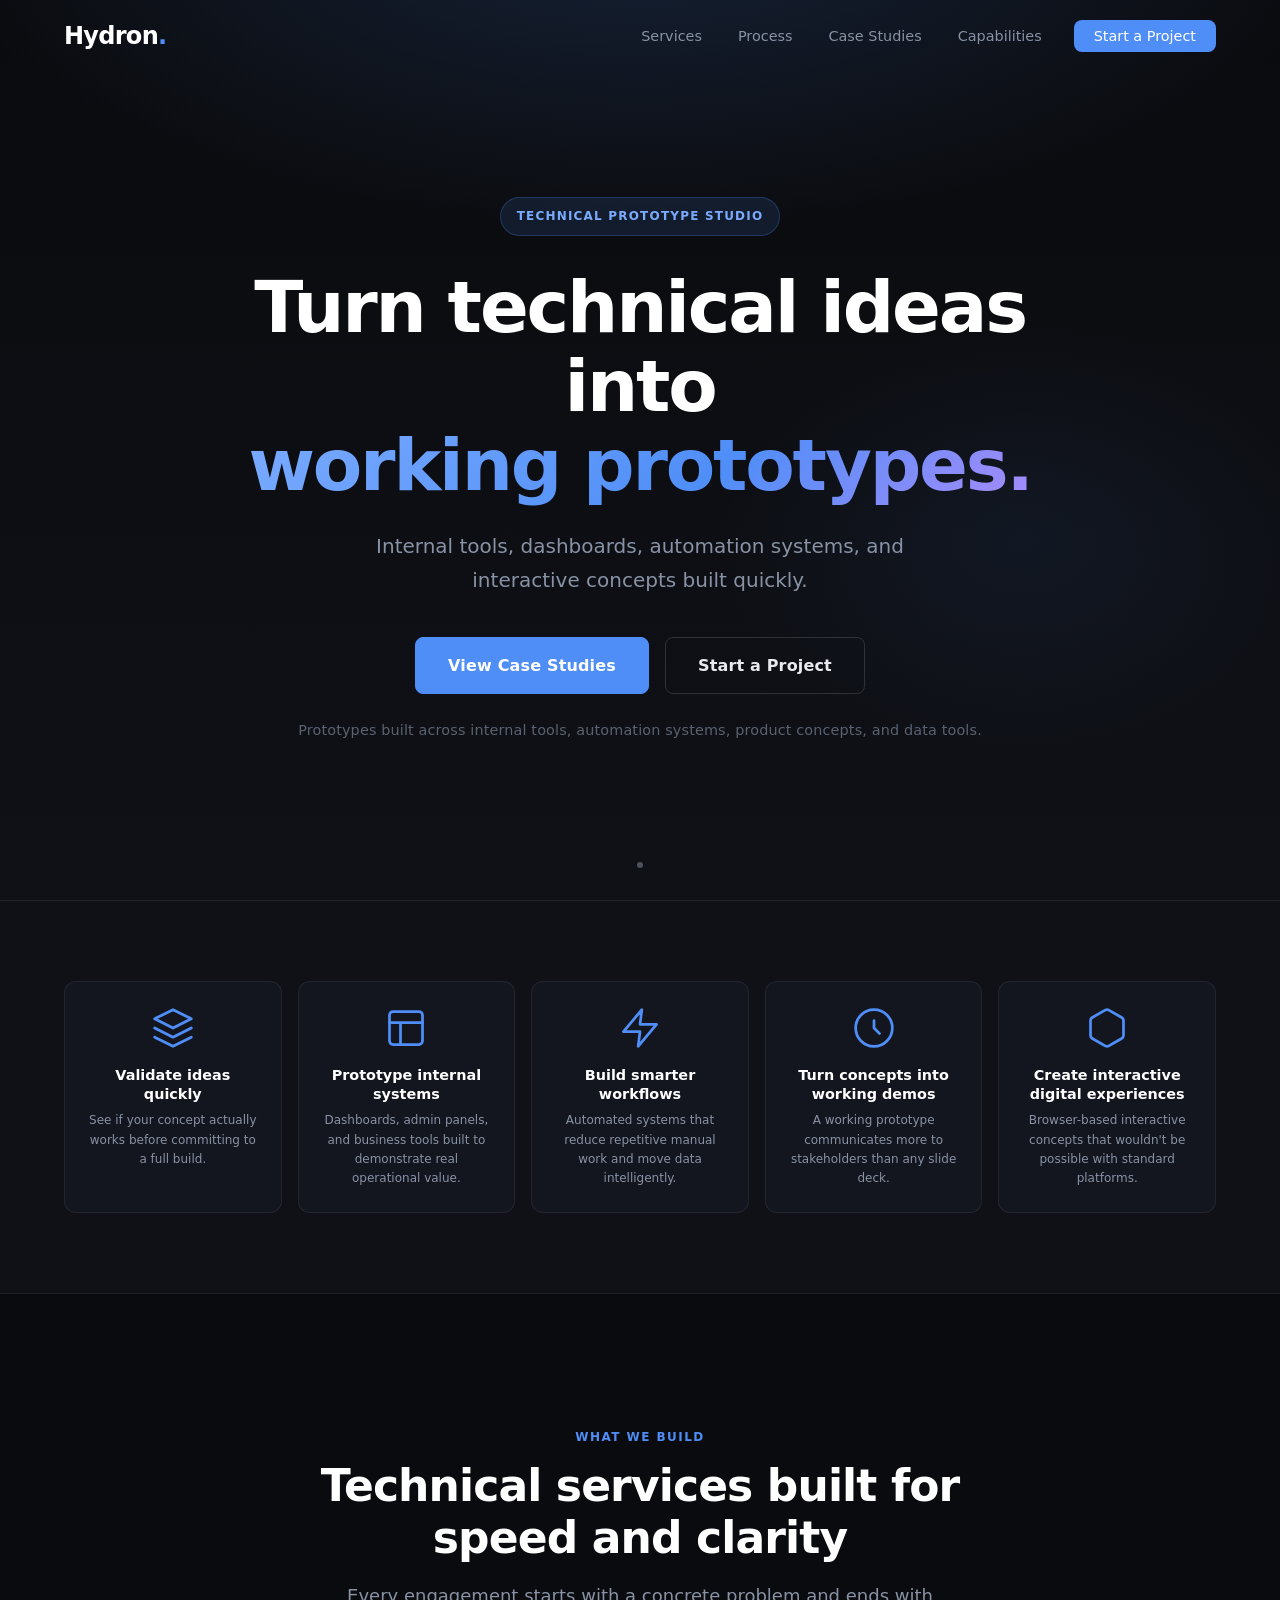
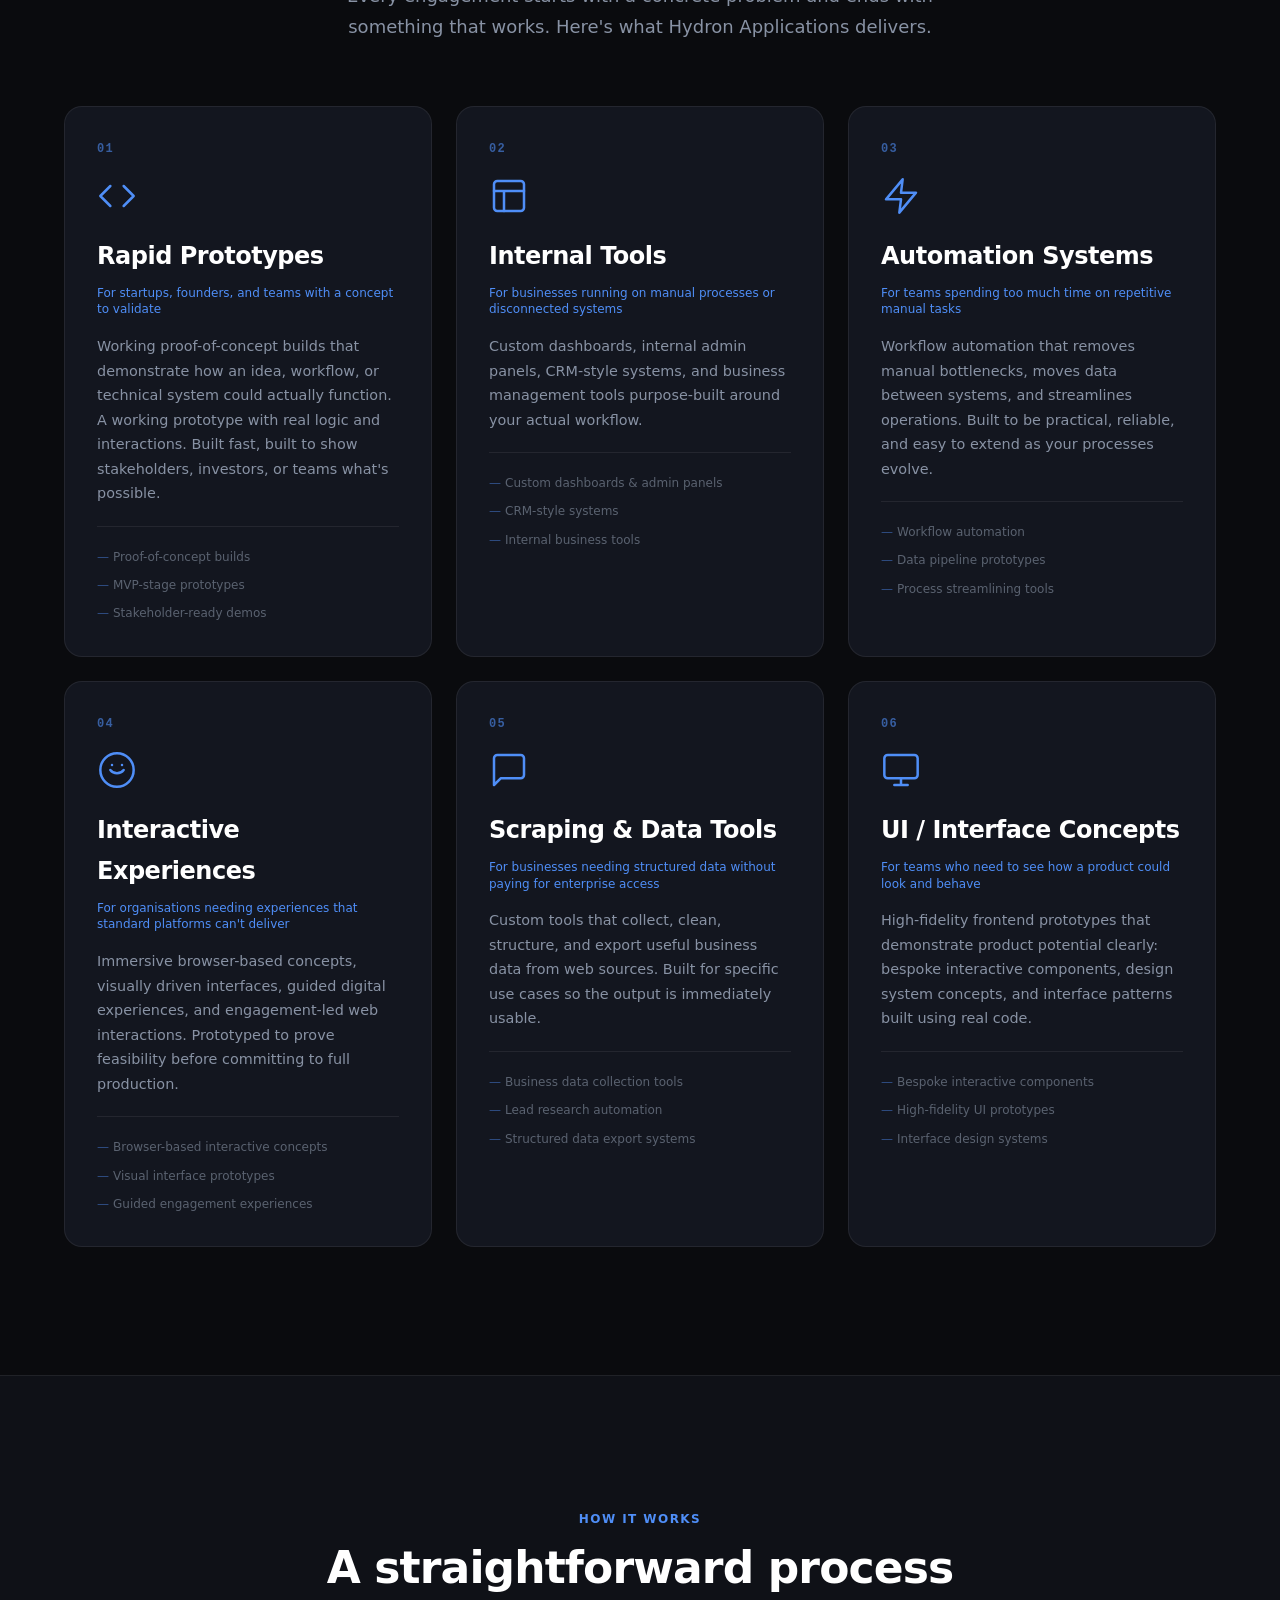
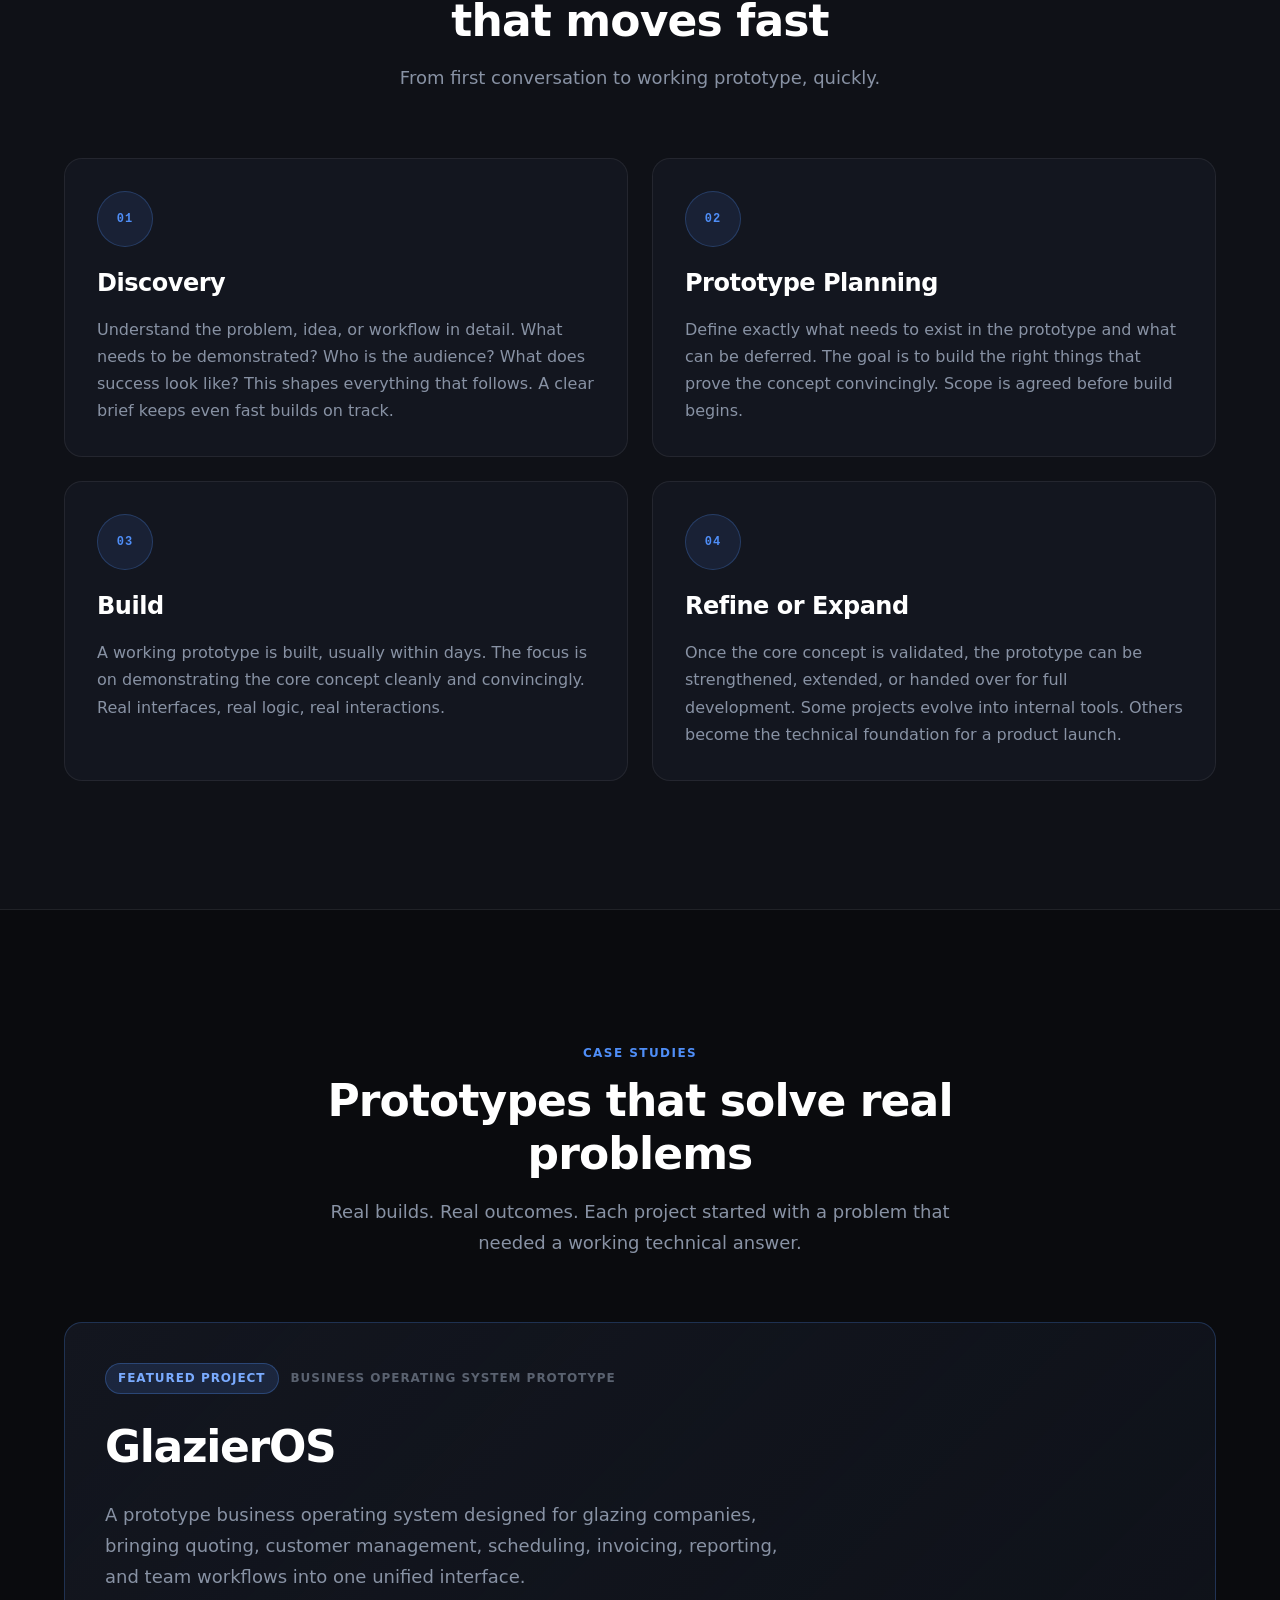
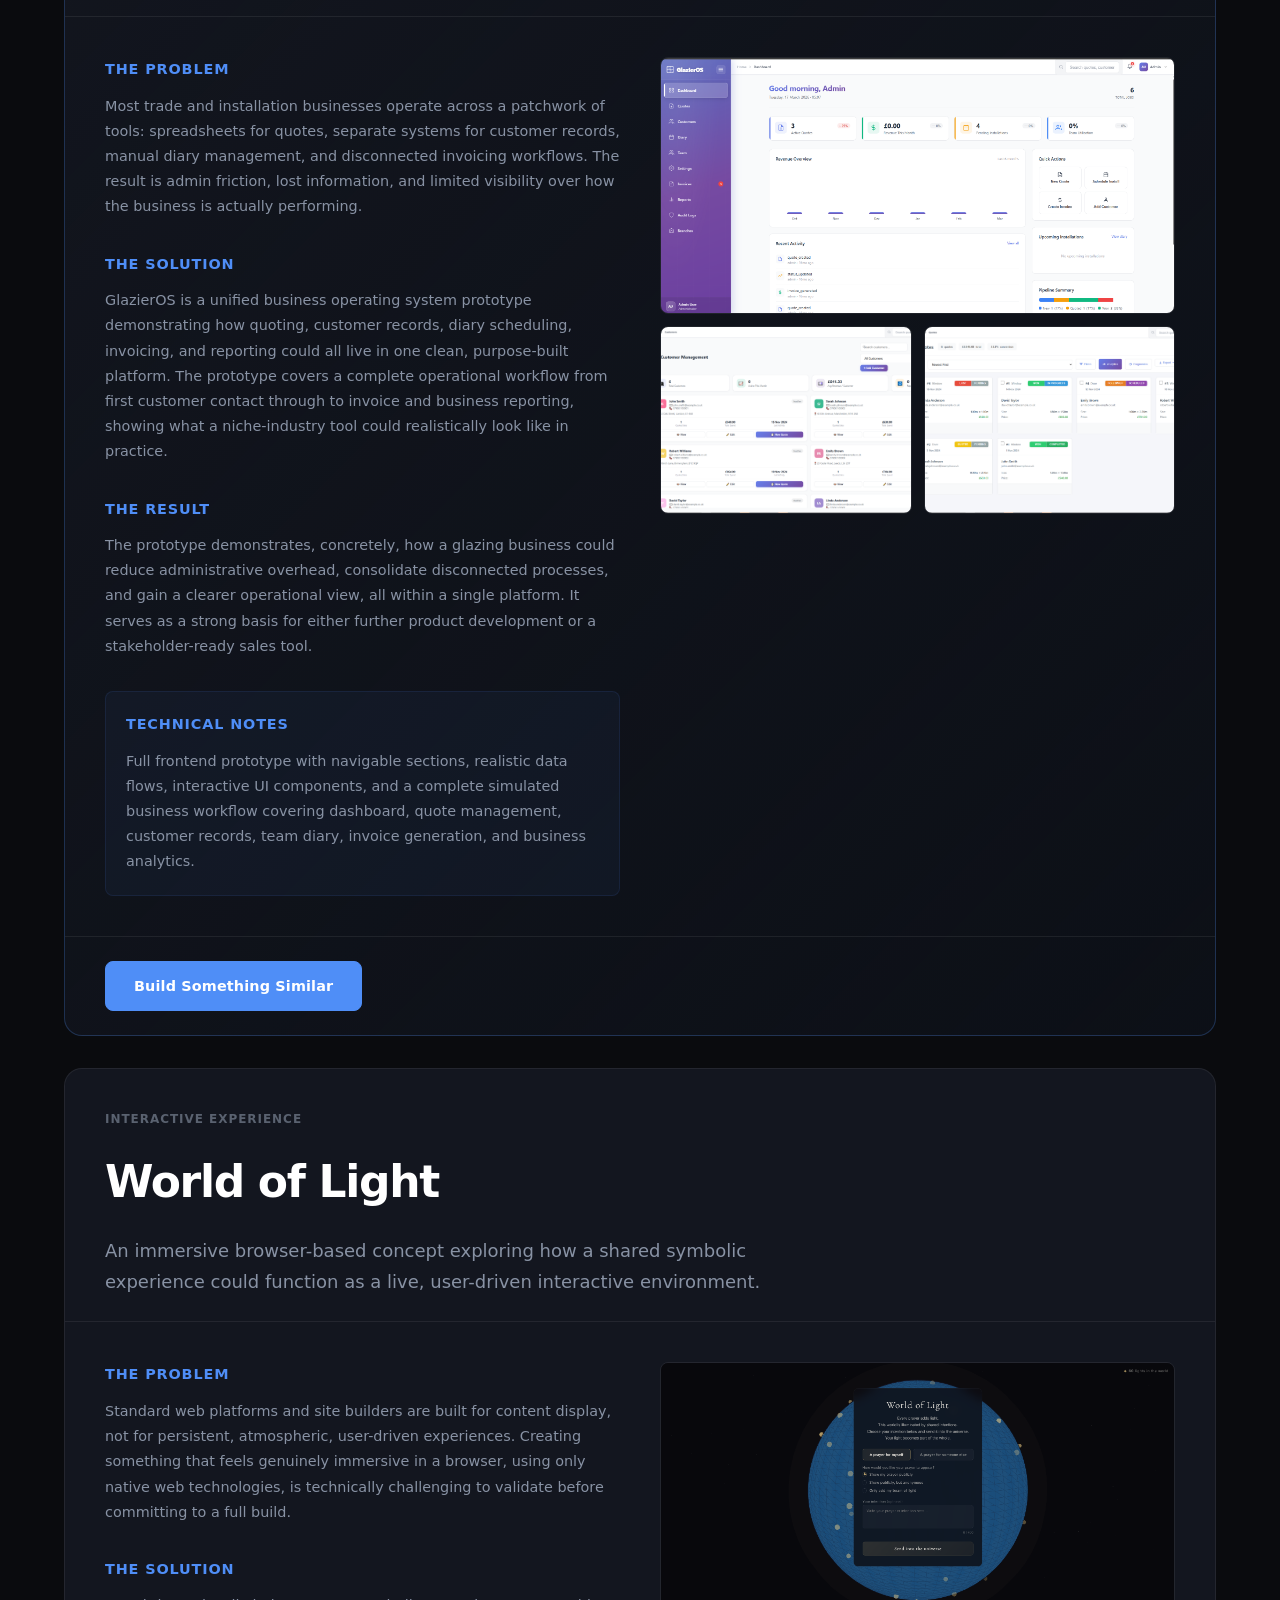
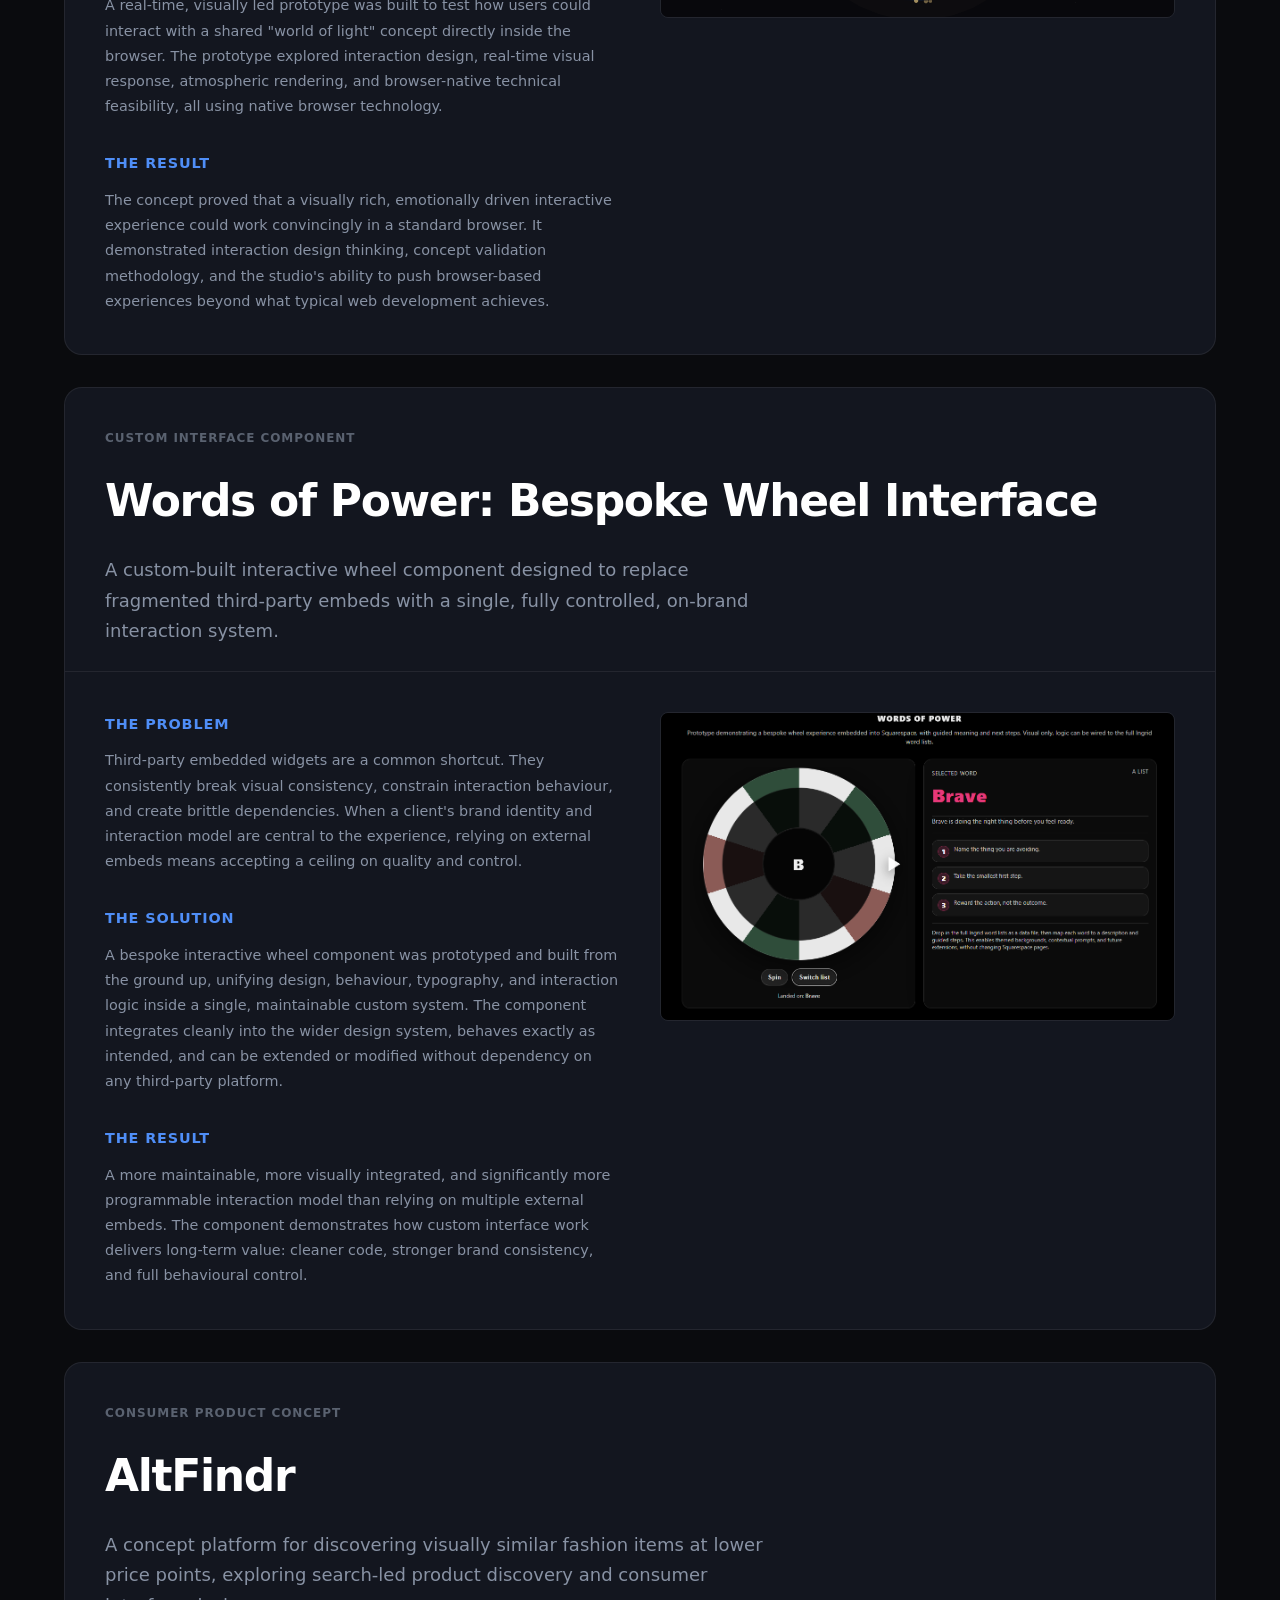
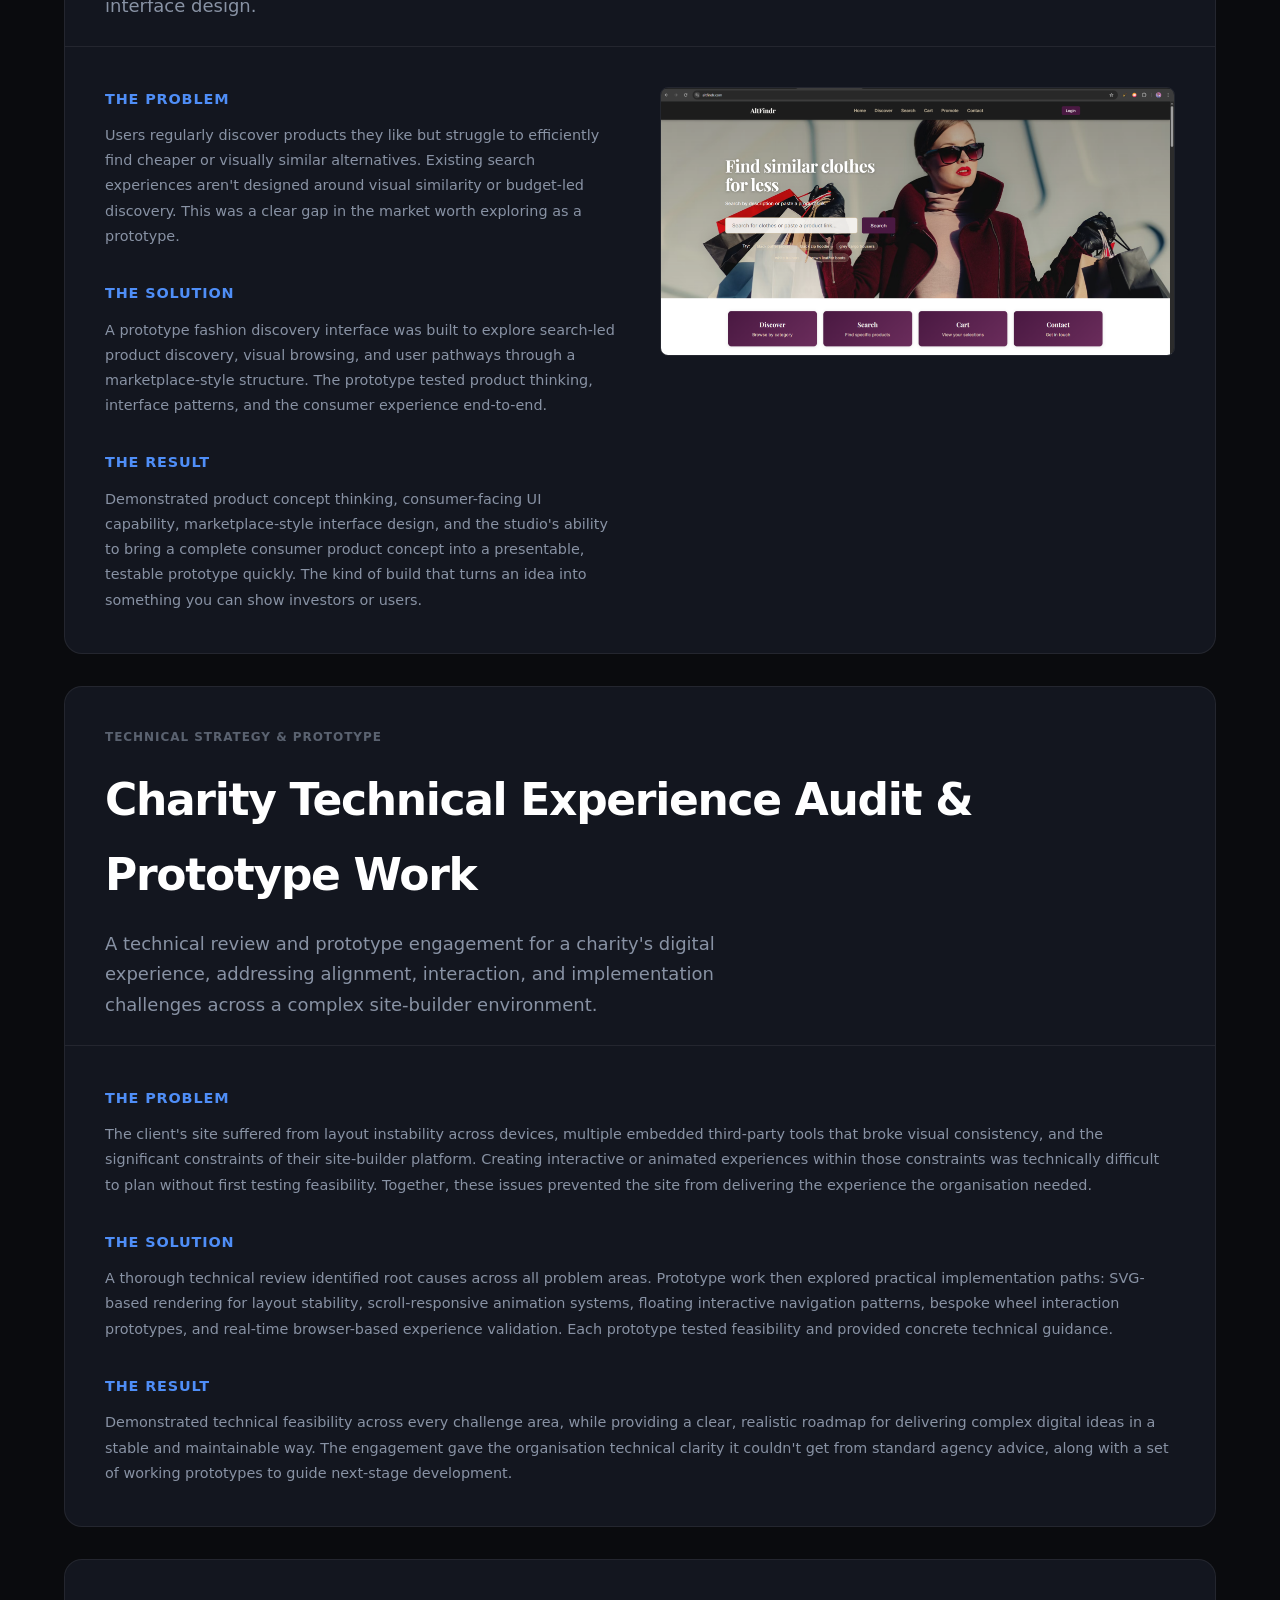
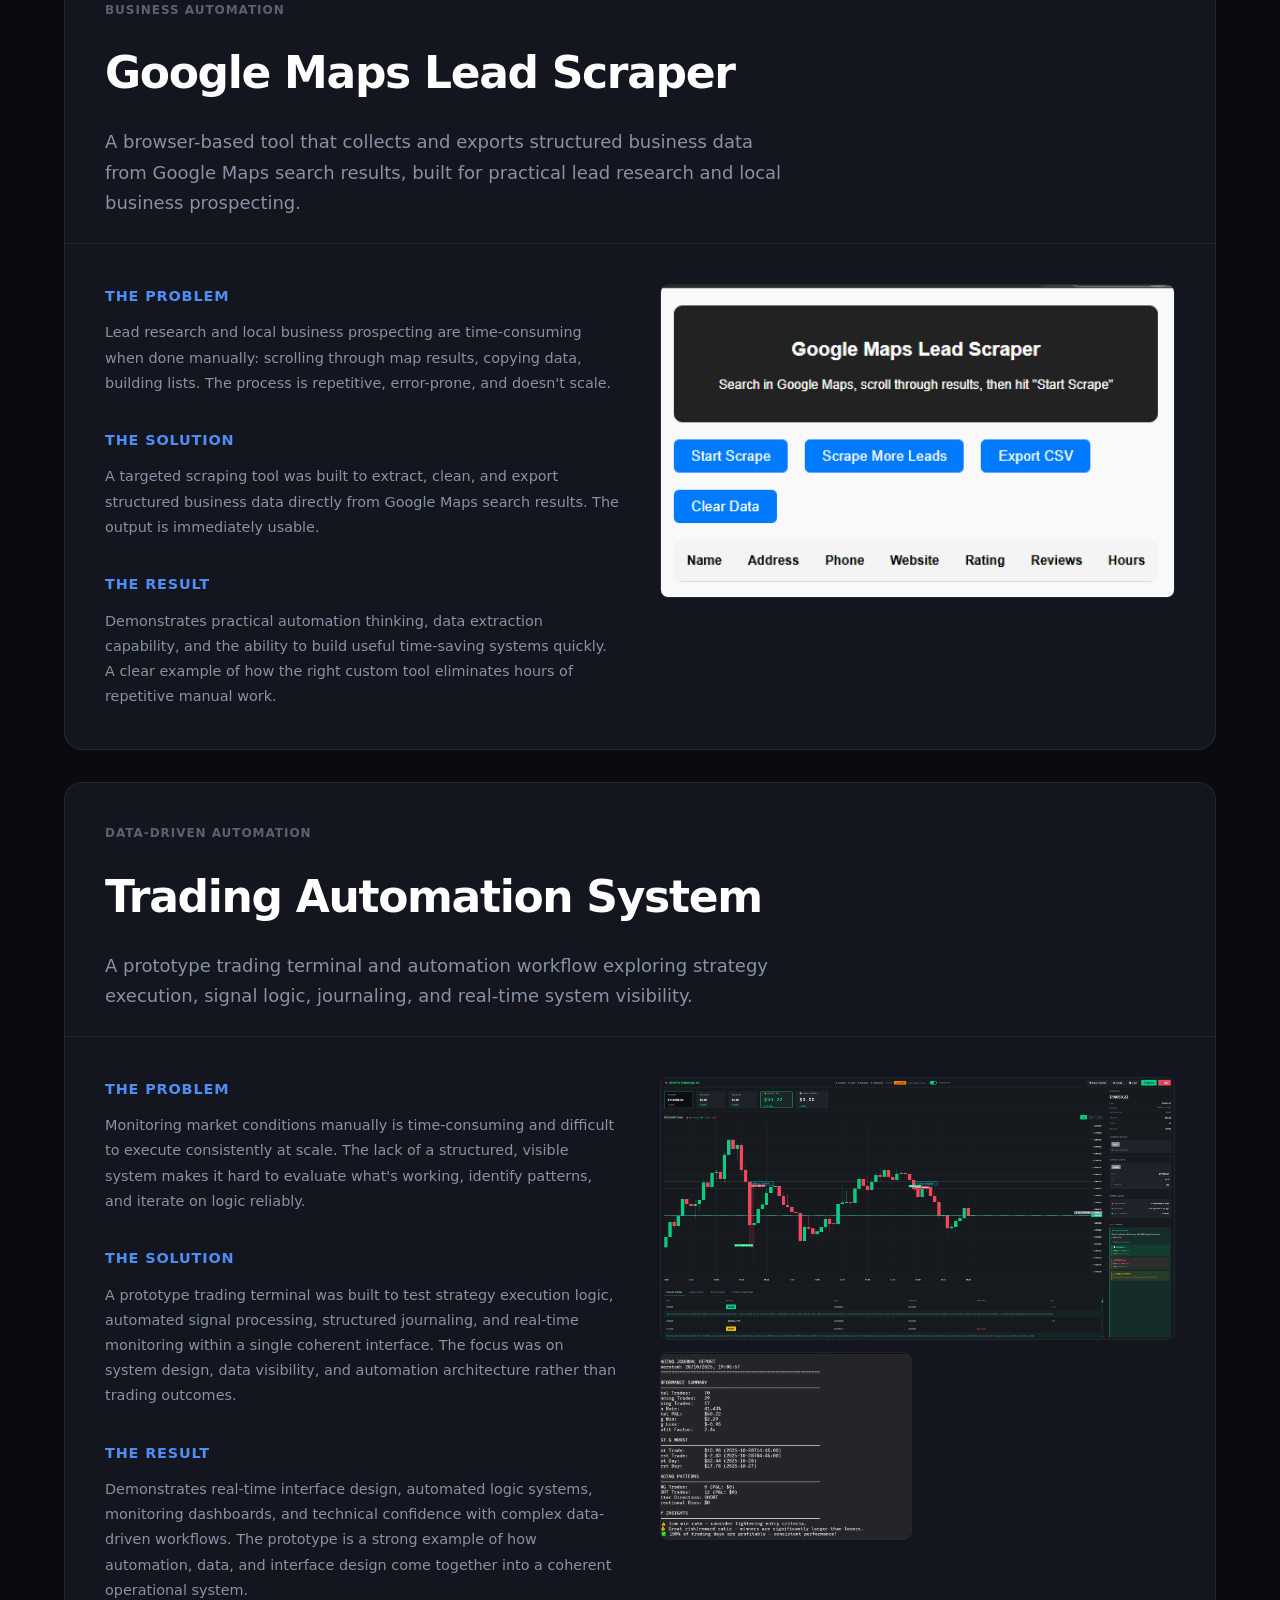
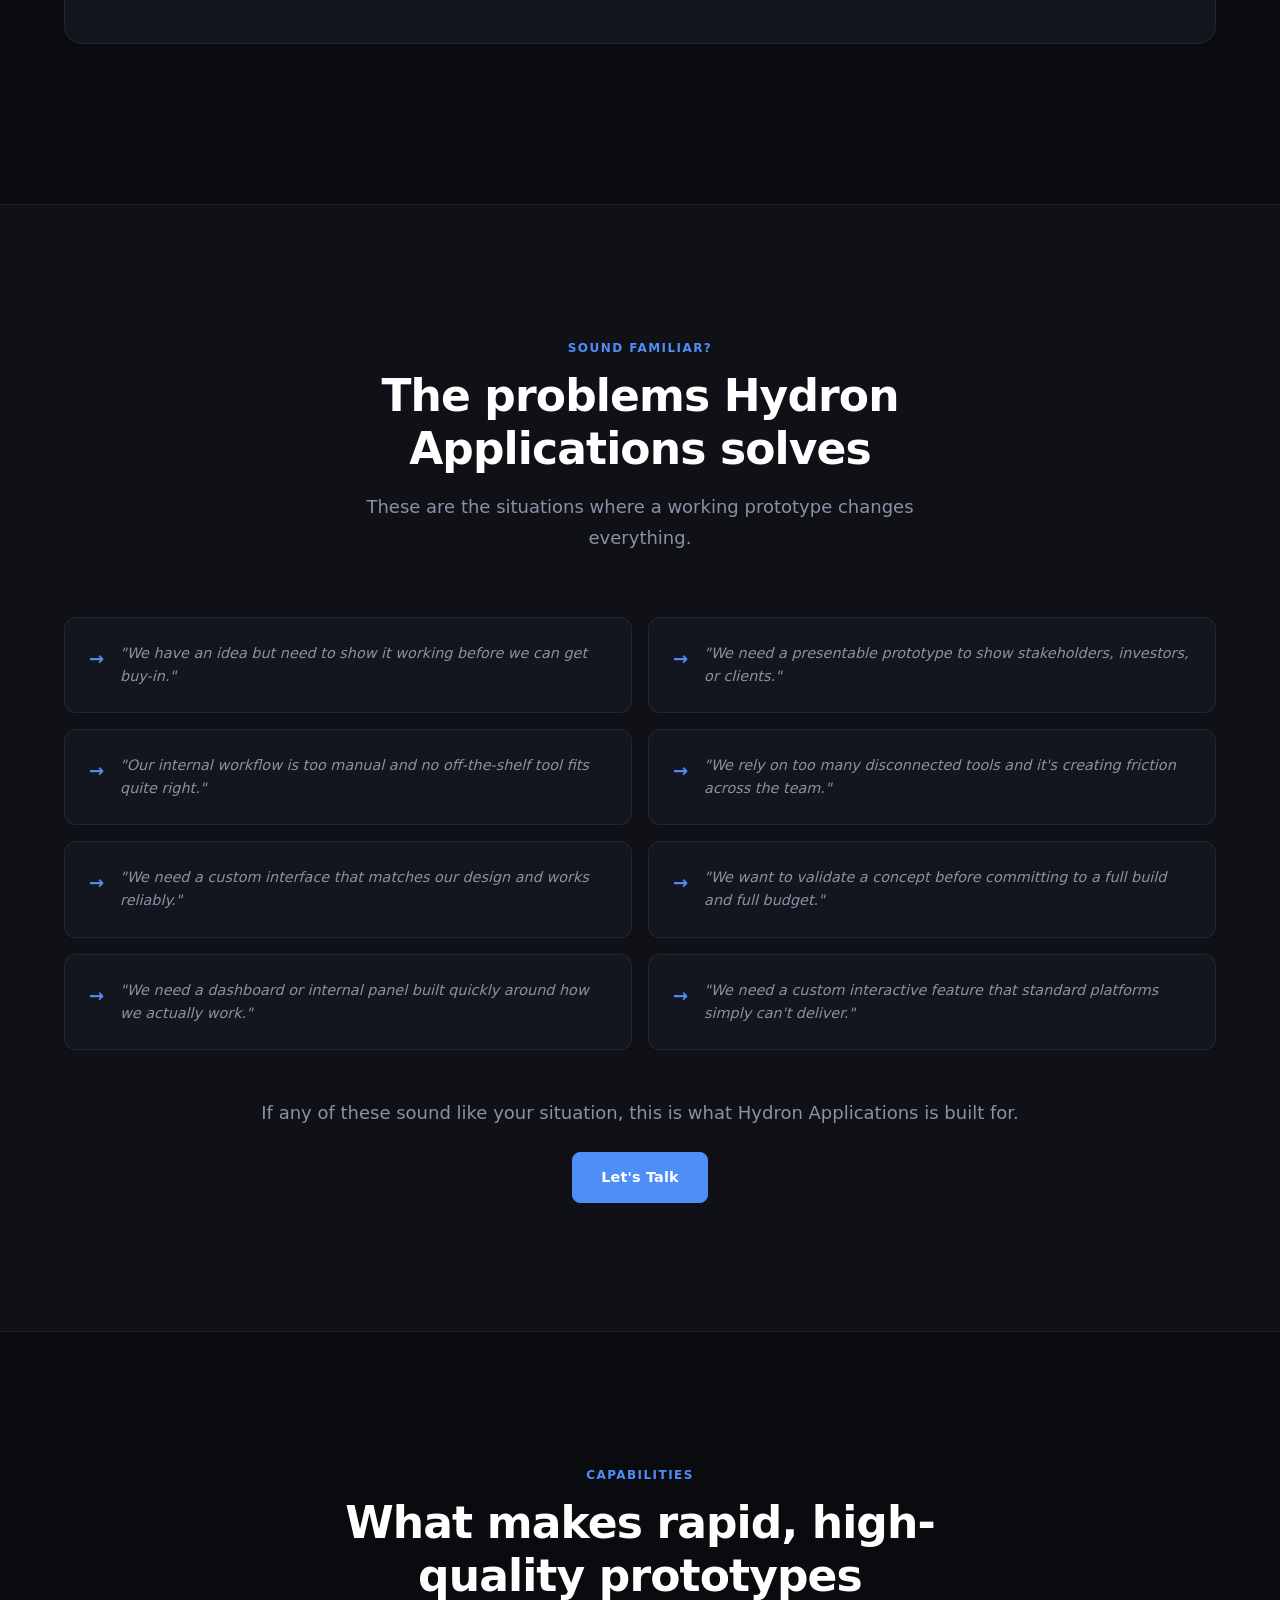
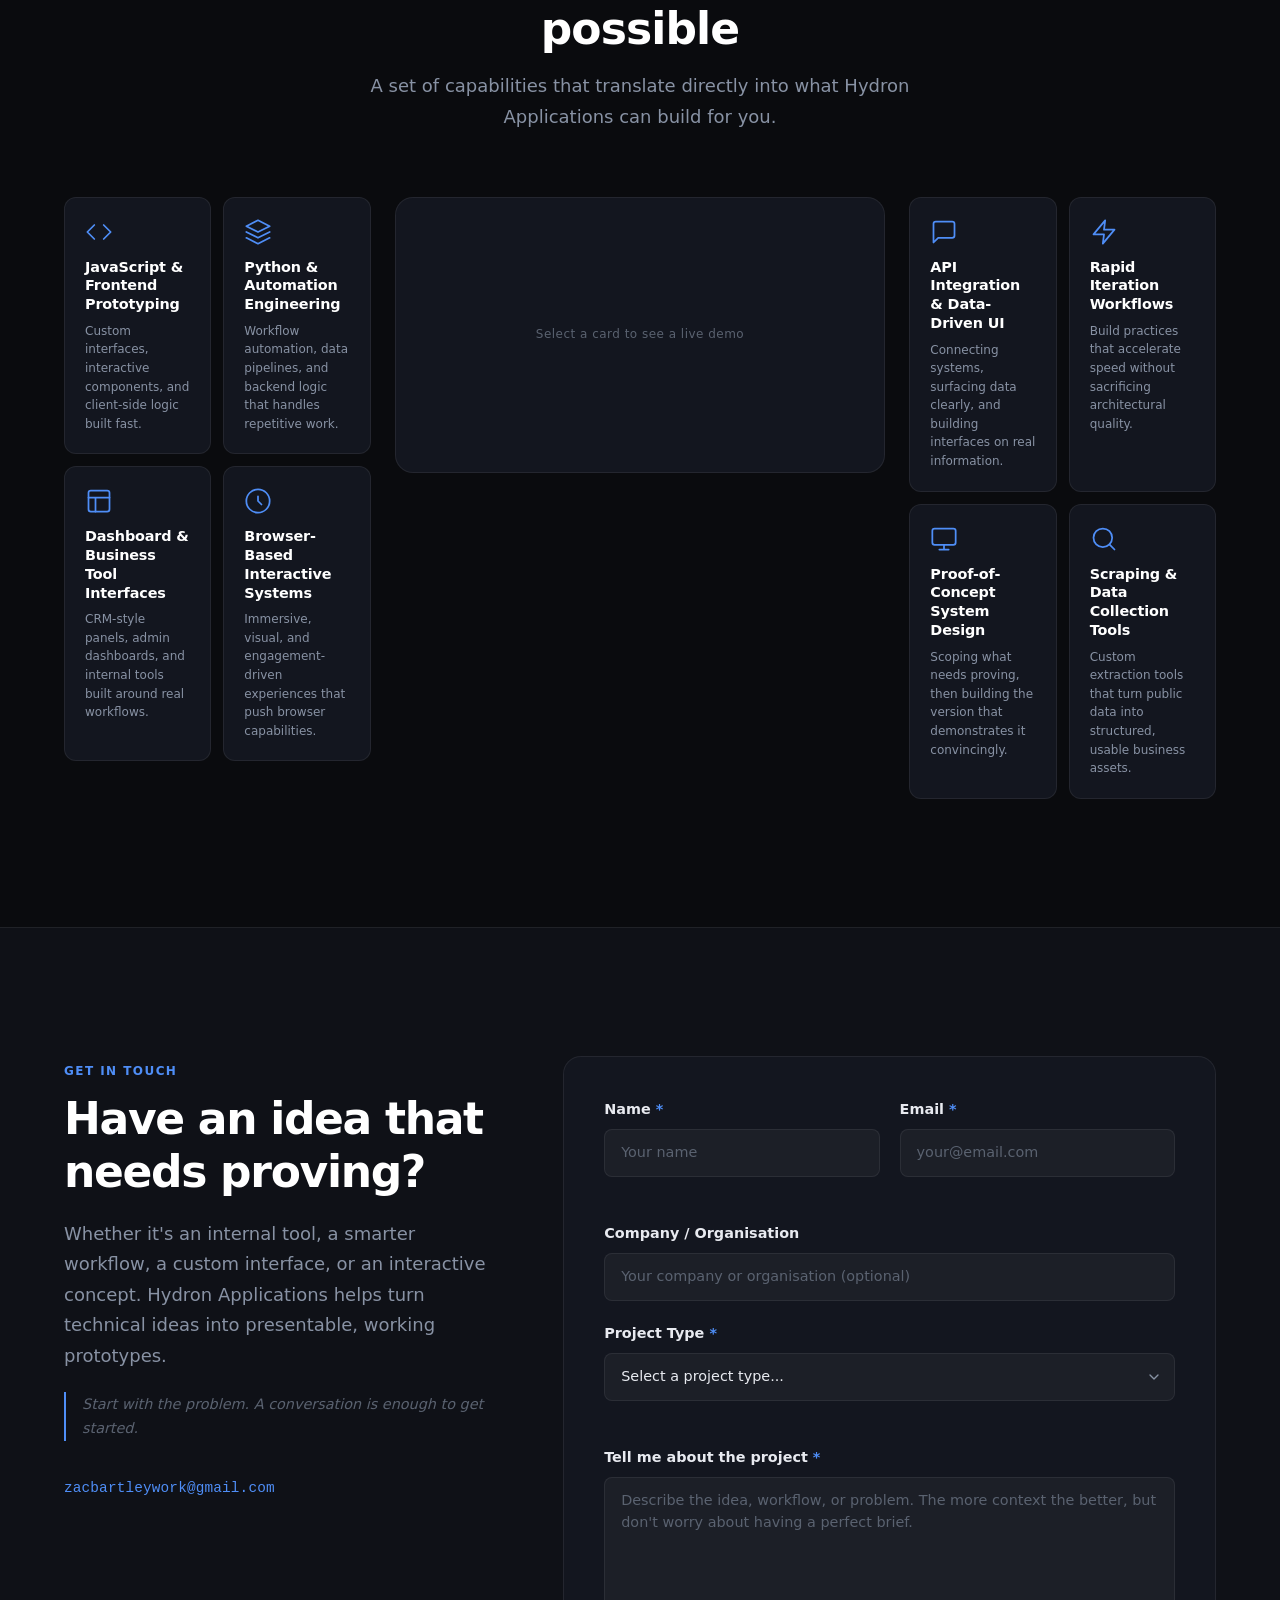
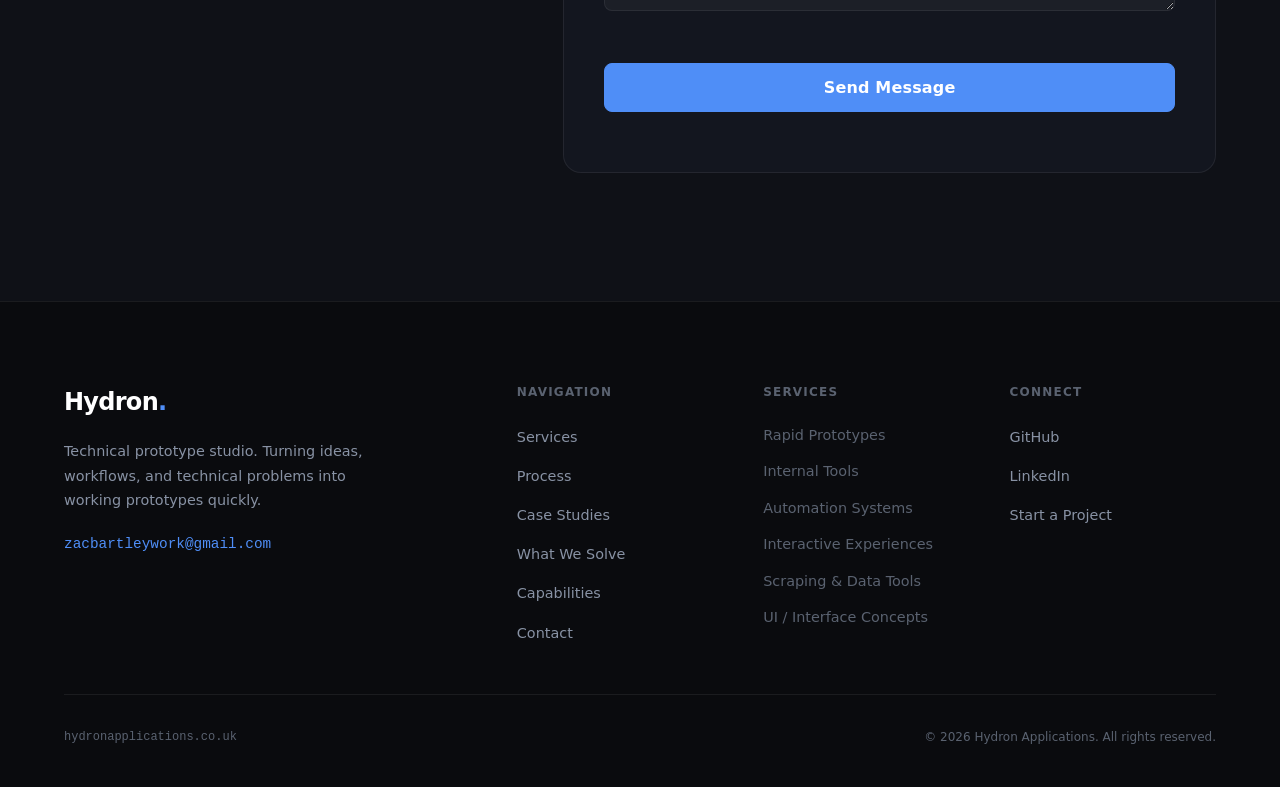
<file: index.html>
<!DOCTYPE html>
<html lang="en">
<head>
  <meta charset="UTF-8" />
  <meta name="viewport" content="width=device-width, initial-scale=1.0" />

  <!-- Favicon -->
  <link rel="icon" type="image/svg+xml" href="assets/icons/favicon.svg" />
  <link rel="apple-touch-icon" href="assets/icons/favicon.svg" />

  <!-- Primary SEO -->
  <title>Hydron Applications: Rapid Prototype &amp; Technical Studio</title>
  <meta name="description" content="Hydron Applications is a technical prototype studio that turns ideas, workflows, and complex problems into working software in days. Rapid prototypes, internal tools, automation systems, and interactive web experiences." />
  <meta name="keywords" content="rapid software prototypes, custom internal tools, automation prototype studio, proof of concept development, bespoke dashboard prototypes, interactive web prototypes, prototype developer for agencies, custom scraping tools, UI prototype development, business automation systems" />
  <link rel="canonical" href="https://hydronapplications.co.uk/" />

  <!-- Open Graph -->
  <meta property="og:type" content="website" />
  <meta property="og:url" content="https://hydronapplications.co.uk/" />
  <meta property="og:title" content="Hydron Applications: Rapid Prototype &amp; Technical Studio" />
  <meta property="og:description" content="Turn ideas, workflows, and technical problems into working prototypes in days, not weeks. Hydron Applications is a specialist prototype and systems studio." />
  <meta property="og:image" content="https://hydronapplications.co.uk/assets/images/og-image.png" />
  <meta property="og:site_name" content="Hydron Applications" />

  <!-- Twitter Card -->
  <meta name="twitter:card" content="summary_large_image" />
  <meta name="twitter:url" content="https://hydronapplications.co.uk/" />
  <meta name="twitter:title" content="Hydron Applications: Rapid Prototype &amp; Technical Studio" />
  <meta name="twitter:description" content="Turn ideas, workflows, and technical problems into working prototypes in days, not weeks." />
  <meta name="twitter:image" content="https://hydronapplications.co.uk/assets/images/og-image.png" />

  <!-- Schema.org: Organization -->
  <script type="application/ld+json">
  {
    "@context": "https://schema.org",
    "@type": "Organization",
    "name": "Hydron Applications",
    "url": "https://hydronapplications.co.uk",
    "description": "Technical prototype studio specialising in rapid software prototypes, internal tools, automation systems, and interactive web experiences.",
    "contactPoint": {
      "@type": "ContactPoint",
      "email": "zacbartleywork@gmail.com",
      "contactType": "customer support"
    }
  }
  </script>

  <link rel="stylesheet" href="styles.css" />
</head>
<body>

  <!-- ============================================================
       NAVIGATION
  ============================================================ -->
  <header class="site-header" id="site-header">
    <nav class="nav-container" aria-label="Main navigation">
      <a href="#hero" class="nav-logo" aria-label="Hydron Applications home">
        Hydron<span class="logo-accent">.</span>
      </a>

      <!-- Desktop navigation links -->
      <ul class="nav-links" id="nav-links">
        <li><a href="#services" class="nav-link">Services</a></li>
        <li><a href="#process" class="nav-link">Process</a></li>
        <li><a href="#case-studies" class="nav-link">Case Studies</a></li>
        <li><a href="#capabilities" class="nav-link">Capabilities</a></li>
        <li><a href="#contact" class="nav-link nav-cta">Start a Project</a></li>
      </ul>

      <!-- Mobile hamburger button -->
      <button class="hamburger" id="hamburger" aria-label="Toggle navigation menu" aria-expanded="false" aria-controls="nav-links">
        <span class="hamburger-line"></span>
        <span class="hamburger-line"></span>
        <span class="hamburger-line"></span>
      </button>
    </nav>
  </header>

  <main>

    <!-- ============================================================
         HERO SECTION
    ============================================================ -->
    <section id="hero" class="hero-section">
      <div class="hero-bg-gradient" aria-hidden="true"></div>
      <div class="hero-particles" aria-hidden="true" id="hero-particles"></div>
      <div class="container hero-content">
        <div class="hero-badge reveal-up">Technical Prototype Studio</div>
        <h1 class="hero-headline reveal-up">
          Turn technical ideas into<br />
          <span class="headline-accent">working prototypes.</span>
        </h1>
        <p class="hero-subheading reveal-up">
          Internal tools, dashboards, automation systems, and interactive concepts built quickly.
        </p>
        <div class="hero-cta-group reveal-up">
          <a href="#case-studies" class="btn btn-primary">View Case Studies</a>
          <a href="#contact" class="btn btn-secondary">Start a Project</a>
        </div>
        <p class="hero-credibility reveal-up">Prototypes built across internal tools, automation systems, product concepts, and data tools.</p>
      </div>
      <div class="hero-scroll-indicator" aria-hidden="true">
        <span class="scroll-dot"></span>
      </div>
    </section>

    <!-- ============================================================
         VALUE STRIP — Credibility / What Hydron Helps With
    ============================================================ -->
    <section id="value-strip" class="value-strip-section" aria-label="Core capabilities">
      <div class="container">
        <div class="value-strip-grid">

          <div class="value-card reveal-up">
            <div class="value-icon" aria-hidden="true">
              <svg width="28" height="28" viewBox="0 0 24 24" fill="none" stroke="currentColor" stroke-width="1.5" stroke-linecap="round" stroke-linejoin="round"><path d="M12 2L2 7l10 5 10-5-10-5zM2 17l10 5 10-5M2 12l10 5 10-5"/></svg>
            </div>
            <h3>Validate ideas quickly</h3>
            <p>See if your concept actually works before committing to a full build.</p>
          </div>

          <div class="value-card reveal-up">
            <div class="value-icon" aria-hidden="true">
              <svg width="28" height="28" viewBox="0 0 24 24" fill="none" stroke="currentColor" stroke-width="1.5" stroke-linecap="round" stroke-linejoin="round"><rect x="3" y="3" width="18" height="18" rx="2"/><path d="M3 9h18M9 21V9"/></svg>
            </div>
            <h3>Prototype internal systems</h3>
            <p>Dashboards, admin panels, and business tools built to demonstrate real operational value.</p>
          </div>

          <div class="value-card reveal-up">
            <div class="value-icon" aria-hidden="true">
              <svg width="28" height="28" viewBox="0 0 24 24" fill="none" stroke="currentColor" stroke-width="1.5" stroke-linecap="round" stroke-linejoin="round"><path d="M13 2L3 14h9l-1 8 10-12h-9l1-8z"/></svg>
            </div>
            <h3>Build smarter workflows</h3>
            <p>Automated systems that reduce repetitive manual work and move data intelligently.</p>
          </div>

          <div class="value-card reveal-up">
            <div class="value-icon" aria-hidden="true">
              <svg width="28" height="28" viewBox="0 0 24 24" fill="none" stroke="currentColor" stroke-width="1.5" stroke-linecap="round" stroke-linejoin="round"><circle cx="12" cy="12" r="10"/><path d="M12 8v4l3 3"/></svg>
            </div>
            <h3>Turn concepts into working demos</h3>
            <p>A working prototype communicates more to stakeholders than any slide deck.</p>
          </div>

          <div class="value-card reveal-up">
            <div class="value-icon" aria-hidden="true">
              <svg width="28" height="28" viewBox="0 0 24 24" fill="none" stroke="currentColor" stroke-width="1.5" stroke-linecap="round" stroke-linejoin="round"><path d="M21 16V8a2 2 0 00-1-1.73l-7-4a2 2 0 00-2 0l-7 4A2 2 0 003 8v8a2 2 0 001 1.73l7 4a2 2 0 002 0l7-4A2 2 0 0021 16z"/></svg>
            </div>
            <h3>Create interactive digital experiences</h3>
            <p>Browser-based interactive concepts that wouldn't be possible with standard platforms.</p>
          </div>

        </div>
      </div>
    </section>

    <!-- ============================================================
         SERVICES SECTION
    ============================================================ -->
    <section id="services" class="services-section">
      <div class="container">
        <div class="section-header reveal-up">
          <span class="section-label">What We Build</span>
          <h2>Technical services built for speed and clarity</h2>
          <p class="section-intro">
            Every engagement starts with a concrete problem and ends with something that works.
            Here's what Hydron Applications delivers.
          </p>
        </div>

        <div class="services-grid">

          <article class="service-card reveal-up">
            <div class="service-number" aria-hidden="true">01</div>
            <div class="service-icon" aria-hidden="true">
              <svg width="28" height="28" viewBox="0 0 24 24" fill="none" stroke="currentColor" stroke-width="1.5" stroke-linecap="round" stroke-linejoin="round"><polyline points="16 18 22 12 16 6"/><polyline points="8 6 2 12 8 18"/></svg>
            </div>
            <h3>Rapid Prototypes</h3>
            <p class="service-who">For startups, founders, and teams with a concept to validate</p>
            <p>
              Working proof-of-concept builds that demonstrate how an idea, workflow, or technical
              system could actually function. A working prototype with real logic and interactions. Built fast, built
              to show stakeholders, investors, or teams what's possible.
            </p>
            <ul class="service-outcomes">
              <li>Proof-of-concept builds</li>
              <li>MVP-stage prototypes</li>
              <li>Stakeholder-ready demos</li>
            </ul>
          </article>

          <article class="service-card reveal-up">
            <div class="service-number" aria-hidden="true">02</div>
            <div class="service-icon" aria-hidden="true">
              <svg width="28" height="28" viewBox="0 0 24 24" fill="none" stroke="currentColor" stroke-width="1.5" stroke-linecap="round" stroke-linejoin="round"><rect x="3" y="3" width="18" height="18" rx="2"/><path d="M3 9h18M9 21V9"/></svg>
            </div>
            <h3>Internal Tools</h3>
            <p class="service-who">For businesses running on manual processes or disconnected systems</p>
            <p>
              Custom dashboards, internal admin panels, CRM-style systems, and business management
              tools purpose-built around your actual workflow.
            </p>
            <ul class="service-outcomes">
              <li>Custom dashboards &amp; admin panels</li>
              <li>CRM-style systems</li>
              <li>Internal business tools</li>
            </ul>
          </article>

          <article class="service-card reveal-up">
            <div class="service-number" aria-hidden="true">03</div>
            <div class="service-icon" aria-hidden="true">
              <svg width="28" height="28" viewBox="0 0 24 24" fill="none" stroke="currentColor" stroke-width="1.5" stroke-linecap="round" stroke-linejoin="round"><path d="M13 2L3 14h9l-1 8 10-12h-9l1-8z"/></svg>
            </div>
            <h3>Automation Systems</h3>
            <p class="service-who">For teams spending too much time on repetitive manual tasks</p>
            <p>
              Workflow automation that removes manual bottlenecks, moves data between systems,
              and streamlines operations. Built to be practical, reliable, and easy to extend
              as your processes evolve.
            </p>
            <ul class="service-outcomes">
              <li>Workflow automation</li>
              <li>Data pipeline prototypes</li>
              <li>Process streamlining tools</li>
            </ul>
          </article>

          <article class="service-card reveal-up">
            <div class="service-number" aria-hidden="true">04</div>
            <div class="service-icon" aria-hidden="true">
              <svg width="28" height="28" viewBox="0 0 24 24" fill="none" stroke="currentColor" stroke-width="1.5" stroke-linecap="round" stroke-linejoin="round"><circle cx="12" cy="12" r="10"/><path d="M8 12s1.5 2 4 2 4-2 4-2M9 9h.01M15 9h.01"/></svg>
            </div>
            <h3>Interactive Experiences</h3>
            <p class="service-who">For organisations needing experiences that standard platforms can't deliver</p>
            <p>
              Immersive browser-based concepts, visually driven interfaces, guided digital
              experiences, and engagement-led web interactions. Prototyped to prove feasibility
              before committing to full production.
            </p>
            <ul class="service-outcomes">
              <li>Browser-based interactive concepts</li>
              <li>Visual interface prototypes</li>
              <li>Guided engagement experiences</li>
            </ul>
          </article>

          <article class="service-card reveal-up">
            <div class="service-number" aria-hidden="true">05</div>
            <div class="service-icon" aria-hidden="true">
              <svg width="28" height="28" viewBox="0 0 24 24" fill="none" stroke="currentColor" stroke-width="1.5" stroke-linecap="round" stroke-linejoin="round"><path d="M21 15a2 2 0 01-2 2H7l-4 4V5a2 2 0 012-2h14a2 2 0 012 2z"/></svg>
            </div>
            <h3>Scraping &amp; Data Tools</h3>
            <p class="service-who">For businesses needing structured data without paying for enterprise access</p>
            <p>
              Custom tools that collect, clean, structure, and export useful business data from
              web sources. Built for specific use cases so the output
              is immediately usable.
            </p>
            <ul class="service-outcomes">
              <li>Business data collection tools</li>
              <li>Lead research automation</li>
              <li>Structured data export systems</li>
            </ul>
          </article>

          <article class="service-card reveal-up">
            <div class="service-number" aria-hidden="true">06</div>
            <div class="service-icon" aria-hidden="true">
              <svg width="28" height="28" viewBox="0 0 24 24" fill="none" stroke="currentColor" stroke-width="1.5" stroke-linecap="round" stroke-linejoin="round"><rect x="2" y="3" width="20" height="14" rx="2"/><path d="M8 21h8M12 17v4"/></svg>
            </div>
            <h3>UI / Interface Concepts</h3>
            <p class="service-who">For teams who need to see how a product could look and behave</p>
            <p>
              High-fidelity frontend prototypes that demonstrate product potential clearly:
              bespoke interactive components, design system concepts, and interface patterns
              built using real code.
            </p>
            <ul class="service-outcomes">
              <li>Bespoke interactive components</li>
              <li>High-fidelity UI prototypes</li>
              <li>Interface design systems</li>
            </ul>
          </article>

        </div>
      </div>
    </section>

    <!-- ============================================================
         PROCESS SECTION
    ============================================================ -->
    <section id="process" class="process-section">
      <!-- Canvas for node graph animation — animated by script.js -->
      <canvas class="process-canvas" id="process-canvas" aria-hidden="true"></canvas>
      <div class="container">
        <div class="section-header reveal-up">
          <span class="section-label">How It Works</span>
          <h2>A straightforward process that moves fast</h2>
          <p class="section-intro">
            From first conversation to working prototype, quickly.
          </p>
        </div>

        <div class="process-steps">

          <div class="process-step reveal-up">
            <div class="step-number" aria-hidden="true">01</div>
            <div class="step-content">
              <h3>Discovery</h3>
              <p>
                Understand the problem, idea, or workflow in detail. What needs to be demonstrated?
                Who is the audience? What does success look like? This shapes everything that follows.
                A clear brief keeps even fast builds on track.
              </p>
            </div>
          </div>

          <div class="process-step reveal-up">
            <div class="step-number" aria-hidden="true">02</div>
            <div class="step-content">
              <h3>Prototype Planning</h3>
              <p>
                Define exactly what needs to exist in the prototype and what can be deferred.
                The goal is to build the right things that prove the concept convincingly.
                Scope is agreed before build begins.
              </p>
            </div>
          </div>

          <div class="process-step reveal-up">
            <div class="step-number" aria-hidden="true">03</div>
            <div class="step-content">
              <h3>Build</h3>
              <p>
                A working prototype is built, usually within days. The focus is on demonstrating
                the core concept cleanly and convincingly. Real interfaces, real logic, real interactions.
              </p>
            </div>
          </div>

          <div class="process-step reveal-up">
            <div class="step-number" aria-hidden="true">04</div>
            <div class="step-content">
              <h3>Refine or Expand</h3>
              <p>
                Once the core concept is validated, the prototype can be strengthened, extended,
                or handed over for full development. Some projects evolve into internal tools.
                Others become the technical foundation for a product launch.
              </p>
            </div>
          </div>

        </div>
      </div>
    </section>

    <!-- ============================================================
         CASE STUDIES SECTION
    ============================================================ -->
    <section id="case-studies" class="case-studies-section">
      <div class="container">
        <div class="section-header reveal-up">
          <span class="section-label">Case Studies</span>
          <h2>Prototypes that solve real problems</h2>
          <p class="section-intro">
            Real builds. Real outcomes. Each project started with a problem that needed
            a working technical answer.
          </p>
        </div>

        <!-- ── Case Study 1: GlazierOS ───────────────────────────── -->
        <article class="case-study case-study--featured reveal-up" id="cs-glazieros">
          <div class="cs-header">
            <div class="cs-meta">
              <span class="cs-label">Featured Project</span>
              <span class="cs-category">Business Operating System Prototype</span>
            </div>
            <h3 class="cs-title">GlazierOS</h3>
            <p class="cs-intro">
              A prototype business operating system designed for glazing companies, bringing
              quoting, customer management, scheduling, invoicing, reporting, and team workflows
              into one unified interface.
            </p>
          </div>

          <div class="cs-body">
            <div class="cs-columns">
              <div class="cs-details">
                <div class="cs-block">
                  <h4>The Problem</h4>
                  <p>
                    Most trade and installation businesses operate across a patchwork of tools:
                    spreadsheets for quotes, separate systems for customer records, manual diary
                    management, and disconnected invoicing workflows. The result is admin friction,
                    lost information, and limited visibility over how the business is actually
                    performing.
                  </p>
                </div>
                <div class="cs-block">
                  <h4>The Solution</h4>
                  <p>
                    GlazierOS is a unified business operating system prototype demonstrating how
                    quoting, customer records, diary scheduling, invoicing, and reporting could all
                    live in one clean, purpose-built platform. The prototype covers a complete
                    operational workflow from first customer contact through to invoice and
                    business reporting, showing what a niche-industry tool could realistically
                    look like in practice.
                  </p>
                </div>
                <div class="cs-block">
                  <h4>The Result</h4>
                  <p>
                    The prototype demonstrates, concretely, how a glazing business could reduce
                    administrative overhead, consolidate disconnected processes, and gain a clearer
                    operational view, all within a single platform. It serves as a strong basis
                    for either further product development or a stakeholder-ready sales tool.
                  </p>
                </div>
                <div class="cs-block cs-tech">
                  <h4>Technical Notes</h4>
                  <p>Full frontend prototype with navigable sections, realistic data flows, interactive
                  UI components, and a complete simulated business workflow covering dashboard, quote
                  management, customer records, team diary, invoice generation, and business analytics.</p>
                </div>
              </div>

              <div class="cs-gallery">
                <img src="assets/images/glazieros-dashboard.png" alt="GlazierOS dashboard showing business analytics" class="cs-image" loading="lazy" />
                <div class="cs-gallery-row">
                  <img src="assets/images/glazieros-customers.png" alt="GlazierOS customer management view" class="cs-image cs-image--small" loading="lazy" />
                  <img src="assets/images/glazieros-quotes.png" alt="GlazierOS quote management interface" class="cs-image cs-image--small" loading="lazy" />
                </div>
              </div>
            </div>
          </div>

          <div class="cs-footer">
            <a href="#contact" class="btn btn-primary">Build Something Similar</a>
          </div>
        </article>

        <!-- ── Case Study 2: World of Light ─────────────────────── -->
        <article class="case-study reveal-up" id="cs-world-of-light">
          <div class="cs-header">
            <div class="cs-meta">
              <span class="cs-category">Interactive Experience</span>
            </div>
            <h3 class="cs-title">World of Light</h3>
            <p class="cs-intro">
              An immersive browser-based concept exploring how a shared symbolic experience
              could function as a live, user-driven interactive environment.
            </p>
          </div>

          <div class="cs-body">
            <div class="cs-columns">
              <div class="cs-details">
                <div class="cs-block">
                  <h4>The Problem</h4>
                  <p>
                    Standard web platforms and site builders are built for content display, not
                    for persistent, atmospheric, user-driven experiences. Creating something that
                    feels genuinely immersive in a browser, using only native web technologies, is
                    technically challenging to validate before committing to a full build.
                  </p>
                </div>
                <div class="cs-block">
                  <h4>The Solution</h4>
                  <p>
                    A real-time, visually led prototype was built to test how users could interact
                    with a shared "world of light" concept directly inside the browser. The prototype
                    explored interaction design, real-time visual response, atmospheric rendering,
                    and browser-native technical feasibility, all using native browser technology.
                  </p>
                </div>
                <div class="cs-block">
                  <h4>The Result</h4>
                  <p>
                    The concept proved that a visually rich, emotionally driven interactive experience
                    could work convincingly in a standard browser. It demonstrated interaction design
                    thinking, concept validation methodology, and the studio's ability to push
                    browser-based experiences beyond what typical web development achieves.
                  </p>
                </div>
              </div>

              <div class="cs-gallery cs-gallery--single">
                <img src="assets/images/world-of-light.png" alt="World of Light browser-based interactive experience" class="cs-image" loading="lazy" />
              </div>
            </div>
          </div>
        </article>

        <!-- ── Case Study 3: Words of Power ─────────────────────── -->
        <article class="case-study reveal-up" id="cs-words-of-power">
          <div class="cs-header">
            <div class="cs-meta">
              <span class="cs-category">Custom Interface Component</span>
            </div>
            <h3 class="cs-title">Words of Power: Bespoke Wheel Interface</h3>
            <p class="cs-intro">
              A custom-built interactive wheel component designed to replace fragmented
              third-party embeds with a single, fully controlled, on-brand interaction system.
            </p>
          </div>

          <div class="cs-body">
            <div class="cs-columns">
              <div class="cs-details">
                <div class="cs-block">
                  <h4>The Problem</h4>
                  <p>
                    Third-party embedded widgets are a common shortcut. They consistently
                    break visual consistency, constrain interaction behaviour, and create brittle
                    dependencies. When a client's brand identity and interaction model are central
                    to the experience, relying on external embeds means accepting a ceiling on
                    quality and control.
                  </p>
                </div>
                <div class="cs-block">
                  <h4>The Solution</h4>
                  <p>
                    A bespoke interactive wheel component was prototyped and built from the ground
                    up, unifying design, behaviour, typography, and interaction logic inside a
                    single, maintainable custom system. The component integrates cleanly into the
                    wider design system, behaves exactly as intended, and can be extended or
                    modified without dependency on any third-party platform.
                  </p>
                </div>
                <div class="cs-block">
                  <h4>The Result</h4>
                  <p>
                    A more maintainable, more visually integrated, and significantly more
                    programmable interaction model than relying on multiple external embeds.
                    The component demonstrates how custom interface work delivers long-term
                    value: cleaner code, stronger brand consistency, and full behavioural control.
                  </p>
                </div>
              </div>

              <div class="cs-gallery cs-gallery--single">
                <img src="assets/images/words-of-power-wheel.png.png" alt="Words of Power custom wheel interface component" class="cs-image" loading="lazy" />
              </div>
            </div>
          </div>
        </article>

        <!-- ── Case Study 4: AltFindr ────────────────────────────── -->
        <article class="case-study reveal-up" id="cs-altfindr">
          <div class="cs-header">
            <div class="cs-meta">
              <span class="cs-category">Consumer Product Concept</span>
            </div>
            <h3 class="cs-title">AltFindr</h3>
            <p class="cs-intro">
              A concept platform for discovering visually similar fashion items at lower
              price points, exploring search-led product discovery and consumer interface design.
            </p>
          </div>

          <div class="cs-body">
            <div class="cs-columns">
              <div class="cs-details">
                <div class="cs-block">
                  <h4>The Problem</h4>
                  <p>
                    Users regularly discover products they like but struggle to efficiently find
                    cheaper or visually similar alternatives. Existing search experiences aren't
                    designed around visual similarity or budget-led discovery. This was a clear
                    gap in the market worth exploring as a prototype.
                  </p>
                </div>
                <div class="cs-block">
                  <h4>The Solution</h4>
                  <p>
                    A prototype fashion discovery interface was built to explore search-led product
                    discovery, visual browsing, and user pathways through a marketplace-style
                    structure. The prototype tested product thinking, interface patterns, and
                    the consumer experience end-to-end.
                  </p>
                </div>
                <div class="cs-block">
                  <h4>The Result</h4>
                  <p>
                    Demonstrated product concept thinking, consumer-facing UI capability,
                    marketplace-style interface design, and the studio's ability to bring a
                    complete consumer product concept into a presentable, testable prototype
                    quickly. The kind of build that turns an idea into something you can show
                    investors or users.
                  </p>
                </div>
              </div>

              <div class="cs-gallery cs-gallery--single">
                <img src="assets/images/altfindr-home.png" alt="AltFindr home screen showing product discovery interface" class="cs-image" loading="lazy" />
              </div>
            </div>
          </div>
        </article>

        <!-- ── Case Study 5: Charity Technical Audit ─────────────── -->
        <article class="case-study reveal-up" id="cs-charity-audit">
          <div class="cs-header">
            <div class="cs-meta">
              <span class="cs-category">Technical Strategy &amp; Prototype</span>
            </div>
            <h3 class="cs-title">Charity Technical Experience Audit &amp; Prototype Work</h3>
            <p class="cs-intro">
              A technical review and prototype engagement for a charity's digital experience,
              addressing alignment, interaction, and implementation challenges across a complex
              site-builder environment.
            </p>
          </div>

          <div class="cs-body">
            <div class="cs-details">
              <div class="cs-block">
                <h4>The Problem</h4>
                <p>
                  The client's site suffered from layout instability across devices, multiple embedded third-party tools that broke visual consistency, and the significant constraints of their site-builder platform. Creating interactive or animated experiences within those constraints was technically difficult to plan without first testing feasibility. Together, these issues prevented the site from delivering the experience the organisation needed.
                </p>
              </div>
              <div class="cs-block">
                <h4>The Solution</h4>
                <p>
                  A thorough technical review identified root causes across all problem areas.
                  Prototype work then explored practical implementation paths: SVG-based rendering
                  for layout stability, scroll-responsive animation systems, floating interactive
                  navigation patterns, bespoke wheel interaction prototypes, and real-time
                  browser-based experience validation. Each prototype tested feasibility and
                  provided concrete technical guidance.
                </p>
              </div>
              <div class="cs-block">
                <h4>The Result</h4>
                <p>
                  Demonstrated technical feasibility across every challenge area, while providing
                  a clear, realistic roadmap for delivering complex digital ideas in a stable and
                  maintainable way. The engagement gave the organisation technical clarity it
                  couldn't get from standard agency advice, along with a set of working prototypes to
                  guide next-stage development.
                </p>
              </div>
            </div>
          </div>
        </article>

        <!-- ── Case Study 6: Google Maps Lead Scraper ─────────────── -->
        <article class="case-study reveal-up" id="cs-lead-scraper">
          <div class="cs-header">
            <div class="cs-meta">
              <span class="cs-category">Business Automation</span>
            </div>
            <h3 class="cs-title">Google Maps Lead Scraper</h3>
            <p class="cs-intro">
              A browser-based tool that collects and exports structured business data from
              Google Maps search results, built for practical lead research and local
              business prospecting.
            </p>
          </div>

          <div class="cs-body">
            <div class="cs-columns">
              <div class="cs-details">
                <div class="cs-block">
                  <h4>The Problem</h4>
                  <p>
                    Lead research and local business prospecting are time-consuming when done
                    manually: scrolling through map results, copying data, building lists.
                    The process is repetitive, error-prone, and doesn't scale.
                  </p>
                </div>
                <div class="cs-block">
                  <h4>The Solution</h4>
                  <p>
                    A targeted scraping tool was built to extract, clean, and export structured
                    business data directly from Google Maps search results. The output is
                    immediately usable.
                  </p>
                </div>
                <div class="cs-block">
                  <h4>The Result</h4>
                  <p>
                    Demonstrates practical automation thinking, data extraction capability, and
                    the ability to build useful time-saving systems quickly. A clear example of
                    how the right custom tool eliminates hours of repetitive manual work.
                  </p>
                </div>
              </div>

              <div class="cs-gallery cs-gallery--single">
                <img src="assets/images/lead-scraper.png" alt="Lead scraper tool interface showing data collection results" class="cs-image" loading="lazy" />
              </div>
            </div>
          </div>
        </article>

        <!-- ── Case Study 7: Trading Automation Bot ──────────────── -->
        <article class="case-study reveal-up" id="cs-trading-bot">
          <div class="cs-header">
            <div class="cs-meta">
              <span class="cs-category">Data-Driven Automation</span>
            </div>
            <h3 class="cs-title">Trading Automation System</h3>
            <p class="cs-intro">
              A prototype trading terminal and automation workflow exploring strategy execution,
              signal logic, journaling, and real-time system visibility.
            </p>
          </div>

          <div class="cs-body">
            <div class="cs-columns">
              <div class="cs-details">
                <div class="cs-block">
                  <h4>The Problem</h4>
                  <p>
                    Monitoring market conditions manually is time-consuming and difficult to
                    execute consistently at scale. The lack of a structured, visible system
                    makes it hard to evaluate what's working, identify patterns, and iterate
                    on logic reliably.
                  </p>
                </div>
                <div class="cs-block">
                  <h4>The Solution</h4>
                  <p>
                    A prototype trading terminal was built to test strategy execution logic,
                    automated signal processing, structured journaling, and real-time monitoring
                    within a single coherent interface. The focus was on system design,
                    data visibility, and automation architecture rather than trading outcomes.
                  </p>
                </div>
                <div class="cs-block">
                  <h4>The Result</h4>
                  <p>
                    Demonstrates real-time interface design, automated logic systems, monitoring
                    dashboards, and technical confidence with complex data-driven workflows.
                    The prototype is a strong example of how automation, data, and interface
                    design come together into a coherent operational system.
                  </p>
                </div>
              </div>

              <div class="cs-gallery">
                <img src="assets/images/trading-terminal.png" alt="Trading terminal prototype with strategy execution interface" class="cs-image" loading="lazy" />
                <div class="cs-gallery-row">
                  <img src="assets/images/trading-report.png" alt="Trading automation report showing performance analytics" class="cs-image cs-image--small" loading="lazy" />
                </div>
              </div>
            </div>
          </div>
        </article>

      </div><!-- /.container -->
    </section>

    <!-- ============================================================
         WHAT HYDRON SOLVES SECTION
    ============================================================ -->
    <section id="what-we-solve" class="solve-section">
      <div class="container">
        <div class="section-header reveal-up">
          <span class="section-label">Sound Familiar?</span>
          <h2>The problems Hydron Applications solves</h2>
          <p class="section-intro">
            These are the situations where a working prototype changes everything.
          </p>
        </div>

        <div class="solve-grid">
          <div class="solve-card reveal-up">
            <div class="solve-icon" aria-hidden="true">→</div>
            <p>"We have an idea but need to show it working before we can get buy-in."</p>
          </div>
          <div class="solve-card reveal-up">
            <div class="solve-icon" aria-hidden="true">→</div>
            <p>"We need a presentable prototype to show stakeholders, investors, or clients."</p>
          </div>
          <div class="solve-card reveal-up">
            <div class="solve-icon" aria-hidden="true">→</div>
            <p>"Our internal workflow is too manual and no off-the-shelf tool fits quite right."</p>
          </div>
          <div class="solve-card reveal-up">
            <div class="solve-icon" aria-hidden="true">→</div>
            <p>"We rely on too many disconnected tools and it's creating friction across the team."</p>
          </div>
          <div class="solve-card reveal-up">
            <div class="solve-icon" aria-hidden="true">→</div>
            <p>"We need a custom interface that matches our design and works reliably."</p>
          </div>
          <div class="solve-card reveal-up">
            <div class="solve-icon" aria-hidden="true">→</div>
            <p>"We want to validate a concept before committing to a full build and full budget."</p>
          </div>
          <div class="solve-card reveal-up">
            <div class="solve-icon" aria-hidden="true">→</div>
            <p>"We need a dashboard or internal panel built quickly around how we actually work."</p>
          </div>
          <div class="solve-card reveal-up">
            <div class="solve-icon" aria-hidden="true">→</div>
            <p>"We need a custom interactive feature that standard platforms simply can't deliver."</p>
          </div>
        </div>

        <div class="solve-cta reveal-up">
          <p>If any of these sound like your situation, this is what Hydron Applications is built for.</p>
          <a href="#contact" class="btn btn-primary">Let's Talk</a>
        </div>
      </div>
    </section>

    <!-- ============================================================
         CAPABILITIES / TECHNOLOGIES SECTION
    ============================================================ -->
    <section id="capabilities" class="capabilities-section">
      <div class="container">
        <div class="section-header reveal-up">
          <span class="section-label">Capabilities</span>
          <h2>What makes rapid, high-quality prototypes possible</h2>
          <p class="section-intro">
            A set of capabilities that translate directly into what
            Hydron Applications can build for you.
          </p>
        </div>

        <div class="capabilities-showcase" id="capabilities-showcase">

          <!-- Left column group: capabilities 1-4 -->
          <div class="cap-cards-group cap-cards-left">

            <div class="cap-card reveal-up" data-cap="0" tabindex="0" role="button" aria-label="JavaScript and Frontend Prototyping">
              <div class="cap-card-icon" aria-hidden="true">
                <svg width="28" height="28" viewBox="0 0 24 24" fill="none" stroke="currentColor" stroke-width="1.5" stroke-linecap="round" stroke-linejoin="round"><polyline points="16 18 22 12 16 6"/><polyline points="8 6 2 12 8 18"/></svg>
              </div>
              <h4>JavaScript &amp; Frontend Prototyping</h4>
              <p>Custom interfaces, interactive components, and client-side logic built fast.</p>
            </div>

            <div class="cap-card reveal-up" data-cap="1" tabindex="0" role="button" aria-label="Python and Automation Engineering">
              <div class="cap-card-icon" aria-hidden="true">
                <svg width="28" height="28" viewBox="0 0 24 24" fill="none" stroke="currentColor" stroke-width="1.5" stroke-linecap="round" stroke-linejoin="round"><path d="M12 2L2 7l10 5 10-5-10-5zM2 17l10 5 10-5M2 12l10 5 10-5"/></svg>
              </div>
              <h4>Python &amp; Automation Engineering</h4>
              <p>Workflow automation, data pipelines, and backend logic that handles repetitive work.</p>
            </div>

            <div class="cap-card reveal-up" data-cap="2" tabindex="0" role="button" aria-label="Dashboard and Business Tool Interfaces">
              <div class="cap-card-icon" aria-hidden="true">
                <svg width="28" height="28" viewBox="0 0 24 24" fill="none" stroke="currentColor" stroke-width="1.5" stroke-linecap="round" stroke-linejoin="round"><rect x="3" y="3" width="18" height="18" rx="2"/><path d="M3 9h18M9 21V9"/></svg>
              </div>
              <h4>Dashboard &amp; Business Tool Interfaces</h4>
              <p>CRM-style panels, admin dashboards, and internal tools built around real workflows.</p>
            </div>

            <div class="cap-card reveal-up" data-cap="3" tabindex="0" role="button" aria-label="Browser-Based Interactive Systems">
              <div class="cap-card-icon" aria-hidden="true">
                <svg width="28" height="28" viewBox="0 0 24 24" fill="none" stroke="currentColor" stroke-width="1.5" stroke-linecap="round" stroke-linejoin="round"><circle cx="12" cy="12" r="10"/><path d="M12 8v4l3 3"/></svg>
              </div>
              <h4>Browser-Based Interactive Systems</h4>
              <p>Immersive, visual, and engagement-driven experiences that push browser capabilities.</p>
            </div>

          </div>

          <!-- Centre: 16:9 live preview panel -->
          <div class="cap-preview-panel">
            <canvas id="cap-preview-canvas" aria-hidden="true"></canvas>
            <p class="cap-preview-hint" id="cap-preview-hint" aria-live="polite">Select a card to see a live demo</p>
          </div>

          <!-- Right column group: capabilities 5-8 -->
          <div class="cap-cards-group cap-cards-right">

            <div class="cap-card reveal-up" data-cap="4" tabindex="0" role="button" aria-label="API Integration and Data-Driven UI">
              <div class="cap-card-icon" aria-hidden="true">
                <svg width="28" height="28" viewBox="0 0 24 24" fill="none" stroke="currentColor" stroke-width="1.5" stroke-linecap="round" stroke-linejoin="round"><path d="M21 15a2 2 0 01-2 2H7l-4 4V5a2 2 0 012-2h14a2 2 0 012 2z"/></svg>
              </div>
              <h4>API Integration &amp; Data-Driven UI</h4>
              <p>Connecting systems, surfacing data clearly, and building interfaces on real information.</p>
            </div>

            <div class="cap-card reveal-up" data-cap="5" tabindex="0" role="button" aria-label="Rapid Iteration Workflows">
              <div class="cap-card-icon" aria-hidden="true">
                <svg width="28" height="28" viewBox="0 0 24 24" fill="none" stroke="currentColor" stroke-width="1.5" stroke-linecap="round" stroke-linejoin="round"><path d="M13 2L3 14h9l-1 8 10-12h-9l1-8z"/></svg>
              </div>
              <h4>Rapid Iteration Workflows</h4>
              <p>Build practices that accelerate speed without sacrificing architectural quality.</p>
            </div>

            <div class="cap-card reveal-up" data-cap="6" tabindex="0" role="button" aria-label="Proof-of-Concept System Design">
              <div class="cap-card-icon" aria-hidden="true">
                <svg width="28" height="28" viewBox="0 0 24 24" fill="none" stroke="currentColor" stroke-width="1.5" stroke-linecap="round" stroke-linejoin="round"><rect x="2" y="3" width="20" height="14" rx="2"/><path d="M8 21h8M12 17v4"/></svg>
              </div>
              <h4>Proof-of-Concept System Design</h4>
              <p>Scoping what needs proving, then building the version that demonstrates it convincingly.</p>
            </div>

            <div class="cap-card reveal-up" data-cap="7" tabindex="0" role="button" aria-label="Scraping and Data Collection Tools">
              <div class="cap-card-icon" aria-hidden="true">
                <svg width="28" height="28" viewBox="0 0 24 24" fill="none" stroke="currentColor" stroke-width="1.5" stroke-linecap="round" stroke-linejoin="round"><circle cx="11" cy="11" r="8"/><path d="M21 21l-4.35-4.35"/></svg>
              </div>
              <h4>Scraping &amp; Data Collection Tools</h4>
              <p>Custom extraction tools that turn public data into structured, usable business assets.</p>
            </div>

          </div>

        </div>

        <!-- Mobile fallback: tap-to-preview message shown only on touch devices -->
        <p class="cap-mobile-hint" aria-hidden="true">Tap a card to see a demo</p>
      </div>
    </section>

    <!-- ============================================================
         CONTACT / CTA SECTION
    ============================================================ -->
    <section id="contact" class="contact-section">
      <div class="container">
        <div class="contact-layout">

          <div class="contact-intro reveal-up">
            <span class="section-label">Get in Touch</span>
            <h2>Have an idea that needs proving?</h2>
            <p>
              Whether it's an internal tool, a smarter workflow, a custom interface, or an
              interactive concept. Hydron Applications helps turn technical ideas into
              presentable, working prototypes.
            </p>
            <p class="contact-reassurance">
              Start with the problem. A conversation is enough to get started.
            </p>
            <div class="contact-details">
              <a href="mailto:zacbartleywork@gmail.com" class="contact-email">
                zacbartleywork@gmail.com
              </a>
            </div>
          </div>

          <div class="contact-form-wrap reveal-up">
            <form
              id="contact-form"
              class="contact-form"
              action="https://formspree.io/f/xdawpeew"
              method="POST"
              novalidate
            >
              <div class="form-row">
                <div class="form-group">
                  <label for="form-name">Name <span class="required" aria-hidden="true">*</span></label>
                  <input
                    type="text"
                    id="form-name"
                    name="name"
                    placeholder="Your name"
                    required
                    autocomplete="name"
                  />
                  <span class="field-error" id="error-name" role="alert" aria-live="polite"></span>
                </div>
                <div class="form-group">
                  <label for="form-email">Email <span class="required" aria-hidden="true">*</span></label>
                  <input
                    type="email"
                    id="form-email"
                    name="email"
                    placeholder="your@email.com"
                    required
                    autocomplete="email"
                  />
                  <span class="field-error" id="error-email" role="alert" aria-live="polite"></span>
                </div>
              </div>

              <div class="form-group">
                <label for="form-company">Company / Organisation</label>
                <input
                  type="text"
                  id="form-company"
                  name="company"
                  placeholder="Your company or organisation (optional)"
                  autocomplete="organization"
                />
              </div>

              <div class="form-group">
                <label for="form-project-type">Project Type <span class="required" aria-hidden="true">*</span></label>
                <select id="form-project-type" name="project_type" required>
                  <option value="" disabled selected>Select a project type...</option>
                  <option value="rapid-prototype">Rapid Prototype</option>
                  <option value="internal-tool">Internal Tool / Dashboard</option>
                  <option value="automation-system">Automation System</option>
                  <option value="interactive-experience">Interactive Experience</option>
                  <option value="scraping-data-tool">Scraping / Data Tool</option>
                  <option value="ui-interface-concept">UI / Interface Concept</option>
                  <option value="technical-strategy">Technical Strategy &amp; Review</option>
                  <option value="other">Other</option>
                </select>
                <span class="field-error" id="error-project-type" role="alert" aria-live="polite"></span>
              </div>

              <div class="form-group">
                <label for="form-message">Tell me about the project <span class="required" aria-hidden="true">*</span></label>
                <textarea
                  id="form-message"
                  name="message"
                  rows="5"
                  placeholder="Describe the idea, workflow, or problem. The more context the better, but don't worry about having a perfect brief."
                  required
                ></textarea>
                <span class="field-error" id="error-message" role="alert" aria-live="polite"></span>
              </div>

              <!-- Hidden field for Formspree spam protection -->
              <input type="text" name="_gotcha" style="display:none" tabindex="-1" autocomplete="off" aria-hidden="true" />

              <button type="submit" class="btn btn-primary btn-submit" id="form-submit">
                <span class="btn-text">Send Message</span>
                <span class="btn-loading" aria-hidden="true">Sending...</span>
              </button>

              <div id="form-status-container" aria-live="polite"></div>

            </form>
          </div>

        </div>
      </div>
    </section>

  </main>

  <!-- ============================================================
       FOOTER
  ============================================================ -->
  <footer class="site-footer">
    <div class="container">
      <div class="footer-grid">

        <div class="footer-brand">
          <a href="#hero" class="footer-logo" aria-label="Hydron Applications home">
            Hydron<span class="logo-accent">.</span>
          </a>
          <p class="footer-tagline">
            Technical prototype studio. Turning ideas, workflows, and technical problems
            into working prototypes quickly.
          </p>
          <p class="footer-contact-email">
            <a href="mailto:zacbartleywork@gmail.com">zacbartleywork@gmail.com</a>
          </p>
        </div>

        <div class="footer-nav">
          <h4>Navigation</h4>
          <ul>
            <li><a href="#services">Services</a></li>
            <li><a href="#process">Process</a></li>
            <li><a href="#case-studies">Case Studies</a></li>
            <li><a href="#what-we-solve">What We Solve</a></li>
            <li><a href="#capabilities">Capabilities</a></li>
            <li><a href="#contact">Contact</a></li>
          </ul>
        </div>

        <div class="footer-services">
          <h4>Services</h4>
          <ul>
            <li>Rapid Prototypes</li>
            <li>Internal Tools</li>
            <li>Automation Systems</li>
            <li>Interactive Experiences</li>
            <li>Scraping &amp; Data Tools</li>
            <li>UI / Interface Concepts</li>
          </ul>
        </div>

        <div class="footer-connect">
          <h4>Connect</h4>
          <ul>
            <!--
              Replace these placeholder links with actual profile URLs when available.
              GitHub: https://github.com/YOUR_USERNAME
              LinkedIn: https://linkedin.com/in/YOUR_PROFILE
            -->
            <li><a href="https://github.com" target="_blank" rel="noopener noreferrer">GitHub</a></li>
            <li><a href="https://linkedin.com" target="_blank" rel="noopener noreferrer">LinkedIn</a></li>
            <li><a href="#contact">Start a Project</a></li>
          </ul>
        </div>

      </div>

      <div class="footer-bottom">
        <p class="footer-domain">hydronapplications.co.uk</p>
        <p class="footer-copy">
          &copy; 2026 Hydron Applications. All rights reserved.
        </p>
      </div>
    </div>
  </footer>

  <script src="script.js"></script>
</body>
</html>
</file>
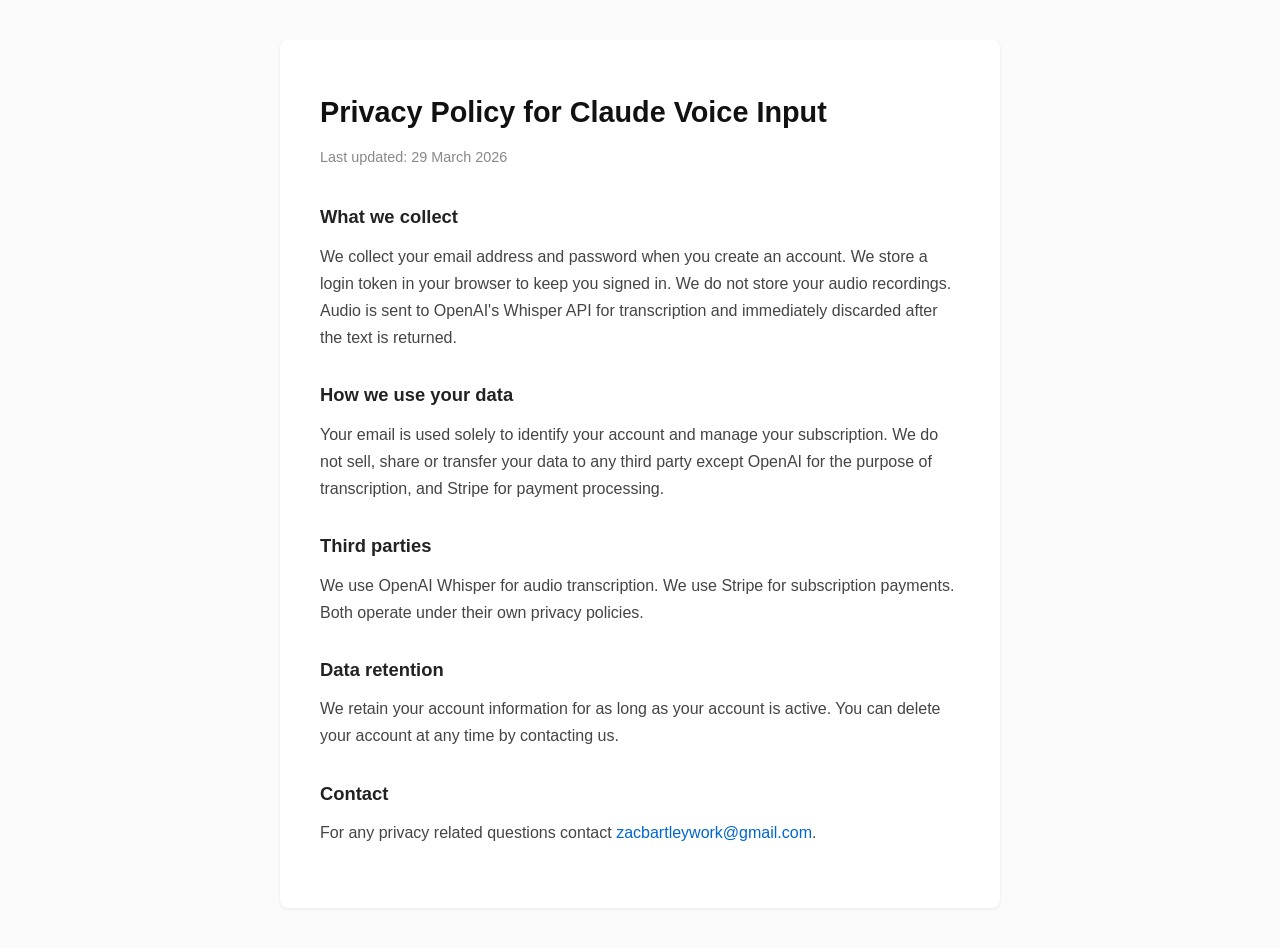
<file: claude-voice-input-privacy.html>
<!DOCTYPE html>
<html lang="en">
<head>
    <meta charset="UTF-8">
    <meta name="viewport" content="width=device-width, initial-scale=1.0">
    <meta name="robots" content="noindex, nofollow">
    <title>Privacy Policy - Claude Voice Input</title>
    <style>
        * {
            margin: 0;
            padding: 0;
            box-sizing: border-box;
        }
        body {
            font-family: -apple-system, BlinkMacSystemFont, 'Segoe UI', Roboto, Oxygen, Ubuntu, sans-serif;
            line-height: 1.7;
            color: #333;
            background-color: #fafafa;
            padding: 40px 20px;
        }
        .container {
            max-width: 720px;
            margin: 0 auto;
            background: #fff;
            padding: 48px 40px;
            border-radius: 8px;
            box-shadow: 0 1px 3px rgba(0,0,0,0.08);
        }
        h1 {
            font-size: 1.8rem;
            margin-bottom: 8px;
            color: #111;
        }
        .last-updated {
            font-size: 0.9rem;
            color: #888;
            margin-bottom: 32px;
        }
        h2 {
            font-size: 1.15rem;
            margin-top: 28px;
            margin-bottom: 10px;
            color: #222;
        }
        p {
            margin-bottom: 14px;
            color: #444;
        }
        a {
            color: #0066cc;
            text-decoration: none;
        }
        a:hover {
            text-decoration: underline;
        }
    </style>
</head>
<body>
    <div class="container">
        <h1>Privacy Policy for Claude Voice Input</h1>
        <p class="last-updated">Last updated: 29 March 2026</p>

        <h2>What we collect</h2>
        <p>We collect your email address and password when you create an account. We store a login token in your browser to keep you signed in. We do not store your audio recordings. Audio is sent to OpenAI's Whisper API for transcription and immediately discarded after the text is returned.</p>

        <h2>How we use your data</h2>
        <p>Your email is used solely to identify your account and manage your subscription. We do not sell, share or transfer your data to any third party except OpenAI for the purpose of transcription, and Stripe for payment processing.</p>

        <h2>Third parties</h2>
        <p>We use OpenAI Whisper for audio transcription. We use Stripe for subscription payments. Both operate under their own privacy policies.</p>

        <h2>Data retention</h2>
        <p>We retain your account information for as long as your account is active. You can delete your account at any time by contacting us.</p>

        <h2>Contact</h2>
        <p>For any privacy related questions contact <a href="mailto:zacbartleywork@gmail.com">zacbartleywork@gmail.com</a>.</p>
    </div>
</body>
</html>
</file>
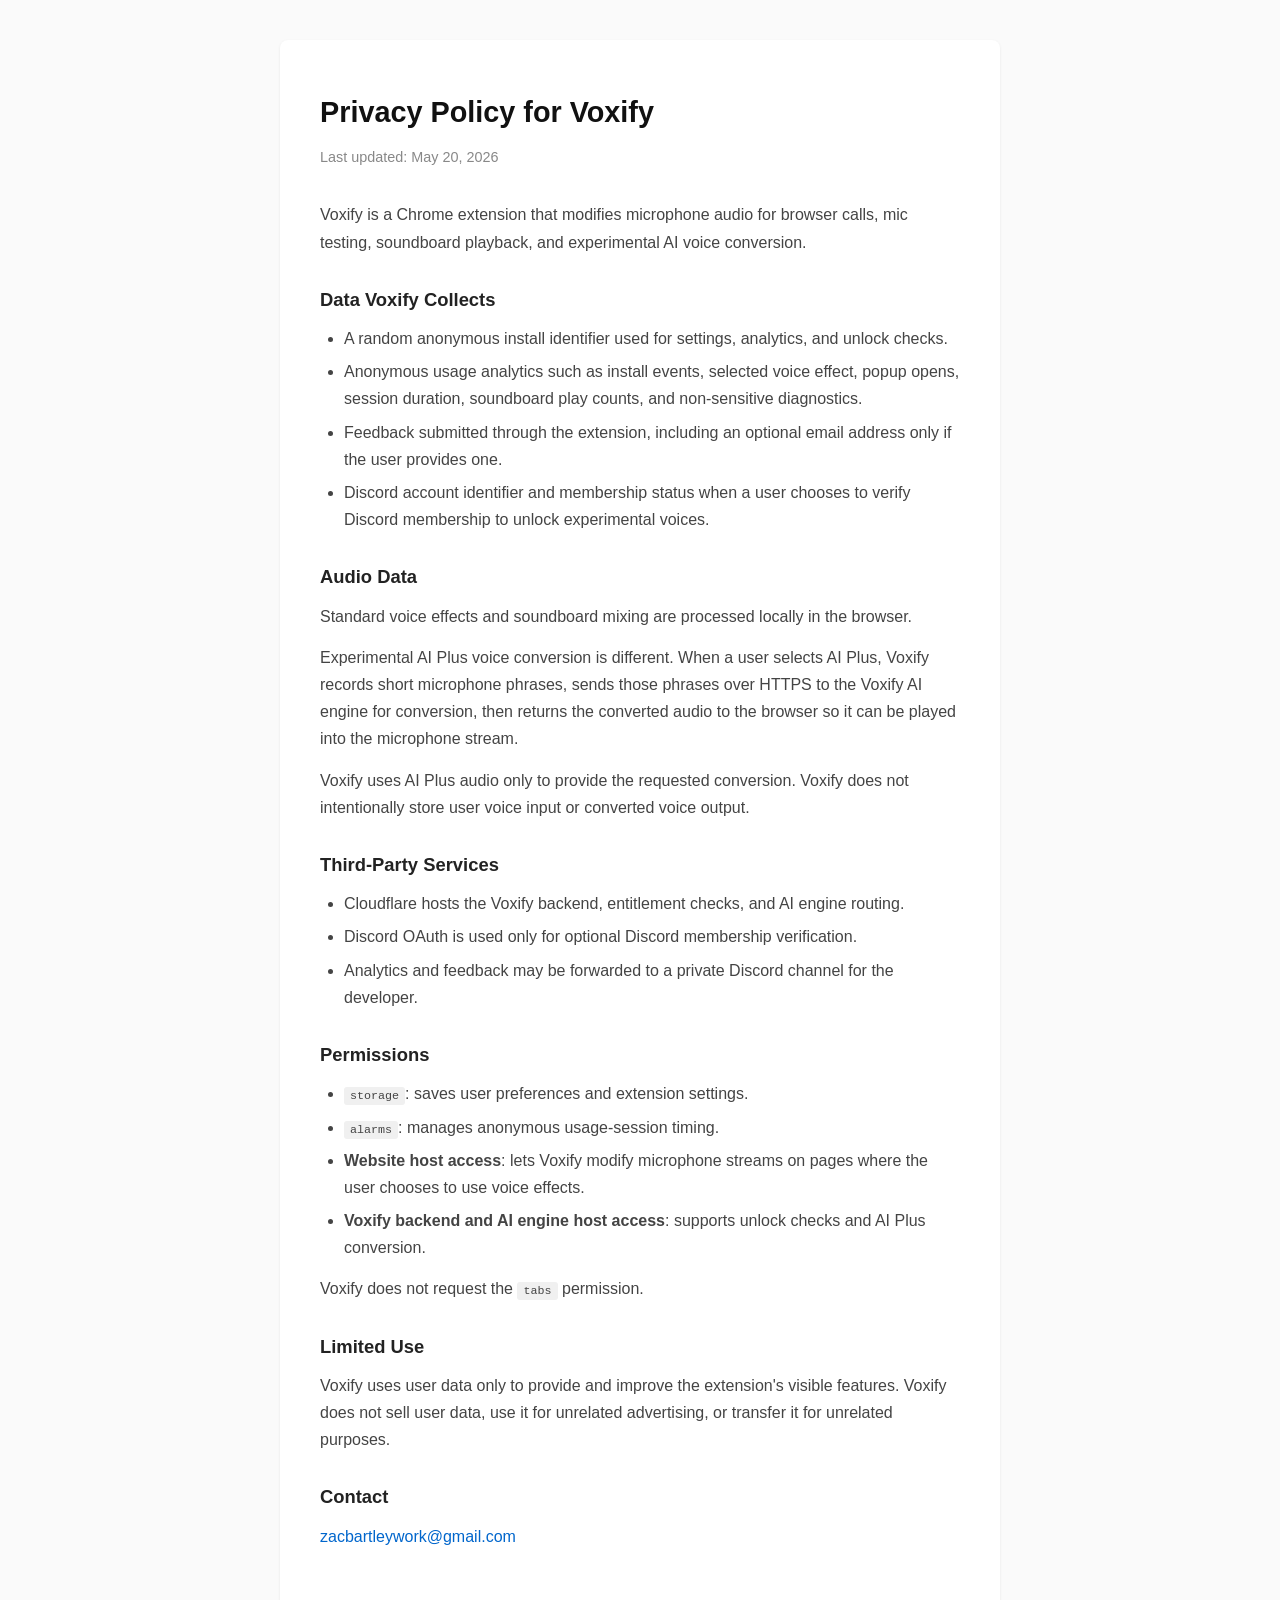
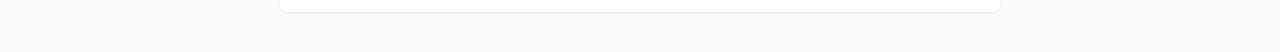
<file: voxify-privacy.html>
<!DOCTYPE html>
<html lang="en">
<head>
    <meta charset="UTF-8">
    <meta name="viewport" content="width=device-width, initial-scale=1.0">
    <meta name="robots" content="noindex, nofollow">
    <title>Privacy Policy - Voxify</title>
    <style>
        * {
            margin: 0;
            padding: 0;
            box-sizing: border-box;
        }
        body {
            font-family: -apple-system, BlinkMacSystemFont, 'Segoe UI', Roboto, Oxygen, Ubuntu, sans-serif;
            line-height: 1.7;
            color: #333;
            background-color: #fafafa;
            padding: 40px 20px;
        }
        .container {
            max-width: 720px;
            margin: 0 auto;
            background: #fff;
            padding: 48px 40px;
            border-radius: 8px;
            box-shadow: 0 1px 3px rgba(0,0,0,0.08);
        }
        h1 {
            font-size: 1.8rem;
            margin-bottom: 8px;
            color: #111;
        }
        .last-updated {
            font-size: 0.9rem;
            color: #888;
            margin-bottom: 32px;
        }
        h2 {
            font-size: 1.15rem;
            margin-top: 28px;
            margin-bottom: 10px;
            color: #222;
        }
        p {
            margin-bottom: 14px;
            color: #444;
        }
        ul {
            margin-bottom: 14px;
            padding-left: 24px;
            color: #444;
        }
        li {
            margin-bottom: 6px;
        }
        code {
            background: #f0f0f0;
            padding: 2px 6px;
            border-radius: 3px;
            font-size: 0.9em;
        }
        a {
            color: #0066cc;
            text-decoration: none;
        }
        a:hover {
            text-decoration: underline;
        }
        .note {
            margin-top: 32px;
            padding-top: 20px;
            border-top: 1px solid #eee;
            font-style: italic;
            color: #666;
        }
    </style>
</head>
<body>
    <div class="container">
        <h1>Privacy Policy for Voxify</h1>
        <p class="last-updated">Last updated: May 20, 2026</p>

        <p>Voxify is a Chrome extension that modifies microphone audio for browser calls, mic testing, soundboard playback, and experimental AI voice conversion.</p>

        <h2>Data Voxify Collects</h2>
        <ul>
            <li>A random anonymous install identifier used for settings, analytics, and unlock checks.</li>
            <li>Anonymous usage analytics such as install events, selected voice effect, popup opens, session duration, soundboard play counts, and non-sensitive diagnostics.</li>
            <li>Feedback submitted through the extension, including an optional email address only if the user provides one.</li>
            <li>Discord account identifier and membership status when a user chooses to verify Discord membership to unlock experimental voices.</li>
        </ul>

        <h2>Audio Data</h2>
        <p>Standard voice effects and soundboard mixing are processed locally in the browser.</p>
        <p>Experimental AI Plus voice conversion is different. When a user selects AI Plus, Voxify records short microphone phrases, sends those phrases over HTTPS to the Voxify AI engine for conversion, then returns the converted audio to the browser so it can be played into the microphone stream.</p>
        <p>Voxify uses AI Plus audio only to provide the requested conversion. Voxify does not intentionally store user voice input or converted voice output.</p>

        <h2>Third-Party Services</h2>
        <ul>
            <li>Cloudflare hosts the Voxify backend, entitlement checks, and AI engine routing.</li>
            <li>Discord OAuth is used only for optional Discord membership verification.</li>
            <li>Analytics and feedback may be forwarded to a private Discord channel for the developer.</li>
        </ul>

        <h2>Permissions</h2>
        <ul>
            <li><code>storage</code>: saves user preferences and extension settings.</li>
            <li><code>alarms</code>: manages anonymous usage-session timing.</li>
            <li><strong>Website host access</strong>: lets Voxify modify microphone streams on pages where the user chooses to use voice effects.</li>
            <li><strong>Voxify backend and AI engine host access</strong>: supports unlock checks and AI Plus conversion.</li>
        </ul>
        <p>Voxify does not request the <code>tabs</code> permission.</p>

        <h2>Limited Use</h2>
        <p>Voxify uses user data only to provide and improve the extension's visible features. Voxify does not sell user data, use it for unrelated advertising, or transfer it for unrelated purposes.</p>

        <h2>Contact</h2>
        <p><a href="mailto:zacbartleywork@gmail.com">zacbartleywork@gmail.com</a></p>
    </div>
</body>
</html>
</file>
<file: styles.css>
/* ================================================================
   HYDRON APPLICATIONS — styles.css
   Premium modern product/studio site
   ================================================================ */

/* ----------------------------------------------------------------
   1. CSS CUSTOM PROPERTIES (Design Tokens)
---------------------------------------------------------------- */
:root {
  /* Colours */
  --colour-bg:           #0a0b0e;
  --colour-bg-secondary: #0f1117;
  --colour-bg-card:      #13161f;
  --colour-bg-card-hover:#181c28;
  --colour-border:       rgba(255, 255, 255, 0.07);
  --colour-border-hover: rgba(255, 255, 255, 0.14);

  --colour-text:         #e8eaf0;
  --colour-text-muted:   #8892a4;
  --colour-text-subtle:  #5a6270;

  --colour-accent:       #4f8ef7;
  --colour-accent-light: #7aabff;
  --colour-accent-glow:  rgba(79, 142, 247, 0.18);
  --colour-accent-glow-strong: rgba(79, 142, 247, 0.35);

  --colour-green:        #3ddc84;
  --colour-white:        #ffffff;

  /* Typography */
  --font-sans: 'Inter', 'Segoe UI', system-ui, -apple-system, BlinkMacSystemFont, sans-serif;
  --font-mono: 'Fira Code', 'Cascadia Code', 'JetBrains Mono', monospace;

  /* Font sizes — fluid scale */
  --fs-xs:   clamp(0.7rem,   1.5vw, 0.75rem);
  --fs-sm:   clamp(0.85rem,  1.8vw, 0.9rem);
  --fs-base: clamp(0.95rem,  2vw,   1rem);
  --fs-md:   clamp(1rem,     2.2vw, 1.125rem);
  --fs-lg:   clamp(1.125rem, 2.5vw, 1.25rem);
  --fs-xl:   clamp(1.25rem,  3vw,   1.5rem);
  --fs-2xl:  clamp(1.5rem,   4vw,   2rem);
  --fs-3xl:  clamp(2rem,     5vw,   2.75rem);
  --fs-4xl:  clamp(2.5rem,   6vw,   3.75rem);
  --fs-5xl:  clamp(3rem,     7vw,   4.5rem);

  /* Spacing */
  --space-1:  0.25rem;
  --space-2:  0.5rem;
  --space-3:  0.75rem;
  --space-4:  1rem;
  --space-5:  1.25rem;
  --space-6:  1.5rem;
  --space-8:  2rem;
  --space-10: 2.5rem;
  --space-12: 3rem;
  --space-16: 4rem;
  --space-20: 5rem;
  --space-24: 6rem;
  --space-32: 8rem;

  /* Layout */
  --max-width:     1200px;
  --nav-height:    72px;
  --border-radius: 12px;
  --border-radius-sm: 8px;
  --border-radius-lg: 18px;

  /* Transitions */
  --transition-fast:   150ms ease;
  --transition-base:   250ms ease;
  --transition-slow:   400ms ease;

  /* Shadows */
  --shadow-sm:  0 1px 3px rgba(0,0,0,0.4);
  --shadow-md:  0 4px 16px rgba(0,0,0,0.5);
  --shadow-lg:  0 8px 32px rgba(0,0,0,0.6);
  --shadow-glow: 0 0 32px var(--colour-accent-glow);
}

/* ----------------------------------------------------------------
   2. RESET & BASE
---------------------------------------------------------------- */
*, *::before, *::after {
  box-sizing: border-box;
  margin: 0;
  padding: 0;
}

html {
  scroll-behavior: smooth;
  font-size: 16px;
  -webkit-text-size-adjust: 100%;
}

body {
  font-family: var(--font-sans);
  font-size: var(--fs-base);
  line-height: 1.7;
  color: var(--colour-text);
  background-color: var(--colour-bg);
  overflow-x: hidden;
  -webkit-font-smoothing: antialiased;
  -moz-osx-font-smoothing: grayscale;
}

/* Google Fonts import — Inter */
@import url('https://fonts.googleapis.com/css2?family=Inter:wght@300;400;500;600;700;800&display=swap');

img, svg {
  display: block;
  max-width: 100%;
}

a {
  color: var(--colour-accent);
  text-decoration: none;
  transition: color var(--transition-fast);
}

a:hover {
  color: var(--colour-accent-light);
}

ul, ol {
  list-style: none;
}

button {
  cursor: pointer;
  border: none;
  background: none;
  font-family: inherit;
}

input, textarea, select {
  font-family: inherit;
}

/* ----------------------------------------------------------------
   3. UTILITIES
---------------------------------------------------------------- */
.container {
  width: 100%;
  max-width: var(--max-width);
  margin: 0 auto;
  padding: 0 var(--space-6);
}

.section-label {
  display: inline-block;
  font-size: var(--fs-xs);
  font-weight: 600;
  letter-spacing: 0.12em;
  text-transform: uppercase;
  color: var(--colour-accent);
  margin-bottom: var(--space-3);
}

.section-header {
  text-align: center;
  max-width: 640px;
  margin: 0 auto var(--space-16);
}

.section-header h2 {
  font-size: var(--fs-3xl);
  font-weight: 700;
  line-height: 1.2;
  letter-spacing: -0.02em;
  color: var(--colour-white);
  margin-bottom: var(--space-4);
}

.section-intro {
  font-size: var(--fs-md);
  color: var(--colour-text-muted);
  line-height: 1.7;
}

/* ----------------------------------------------------------------
   4. SCROLL REVEAL ANIMATIONS
---------------------------------------------------------------- */
.reveal-up {
  opacity: 0;
  transform: translateY(28px);
  transition: opacity 0.6s ease, transform 0.6s ease;
}

.reveal-up.is-visible {
  opacity: 1;
  transform: translateY(0);
}

/* Stagger delays for grid children */
.value-strip-grid  .reveal-up:nth-child(2) { transition-delay: 0.08s; }
.value-strip-grid  .reveal-up:nth-child(3) { transition-delay: 0.16s; }
.value-strip-grid  .reveal-up:nth-child(4) { transition-delay: 0.24s; }
.value-strip-grid  .reveal-up:nth-child(5) { transition-delay: 0.32s; }

.services-grid     .reveal-up:nth-child(2) { transition-delay: 0.07s; }
.services-grid     .reveal-up:nth-child(3) { transition-delay: 0.14s; }
.services-grid     .reveal-up:nth-child(4) { transition-delay: 0.21s; }
.services-grid     .reveal-up:nth-child(5) { transition-delay: 0.28s; }
.services-grid     .reveal-up:nth-child(6) { transition-delay: 0.35s; }

.solve-grid        .reveal-up:nth-child(2) { transition-delay: 0.06s; }
.solve-grid        .reveal-up:nth-child(3) { transition-delay: 0.12s; }
.solve-grid        .reveal-up:nth-child(4) { transition-delay: 0.18s; }
.solve-grid        .reveal-up:nth-child(5) { transition-delay: 0.24s; }
.solve-grid        .reveal-up:nth-child(6) { transition-delay: 0.30s; }
.solve-grid        .reveal-up:nth-child(7) { transition-delay: 0.36s; }
.solve-grid        .reveal-up:nth-child(8) { transition-delay: 0.42s; }

.capabilities-grid .reveal-up:nth-child(2) { transition-delay: 0.07s; }
.capabilities-grid .reveal-up:nth-child(3) { transition-delay: 0.14s; }
.capabilities-grid .reveal-up:nth-child(4) { transition-delay: 0.21s; }
.capabilities-grid .reveal-up:nth-child(5) { transition-delay: 0.28s; }
.capabilities-grid .reveal-up:nth-child(6) { transition-delay: 0.35s; }
.capabilities-grid .reveal-up:nth-child(7) { transition-delay: 0.42s; }
.capabilities-grid .reveal-up:nth-child(8) { transition-delay: 0.49s; }

/* ----------------------------------------------------------------
   5. BUTTONS
---------------------------------------------------------------- */
.btn {
  display: inline-flex;
  align-items: center;
  justify-content: center;
  gap: var(--space-2);
  padding: 0.75rem 1.75rem;
  border-radius: var(--border-radius-sm);
  font-size: var(--fs-sm);
  font-weight: 600;
  letter-spacing: 0.01em;
  transition: all var(--transition-base);
  cursor: pointer;
  white-space: nowrap;
  position: relative;
  overflow: hidden;
}

.btn-primary {
  background: var(--colour-accent);
  color: var(--colour-white);
  border: 1px solid var(--colour-accent);
  box-shadow: 0 0 0 0 var(--colour-accent-glow);
}

.btn-primary:hover {
  background: var(--colour-accent-light);
  border-color: var(--colour-accent-light);
  color: var(--colour-white);
  transform: translateY(-1px);
  box-shadow: 0 4px 20px var(--colour-accent-glow-strong);
}

.btn-secondary {
  background: transparent;
  color: var(--colour-text);
  border: 1px solid var(--colour-border-hover);
}

.btn-secondary:hover {
  background: rgba(255,255,255,0.05);
  border-color: rgba(255,255,255,0.25);
  color: var(--colour-white);
  transform: translateY(-1px);
}

/* ----------------------------------------------------------------
   6. NAVIGATION
---------------------------------------------------------------- */
.site-header {
  position: fixed;
  top: 0;
  left: 0;
  right: 0;
  z-index: 1000;
  height: var(--nav-height);
  transition: background var(--transition-base), box-shadow var(--transition-base),
              backdrop-filter var(--transition-base);
}

/* Scrolled state — added by JS */
.site-header.is-scrolled {
  background: rgba(10, 11, 14, 0.90);
  backdrop-filter: blur(16px);
  -webkit-backdrop-filter: blur(16px);
  box-shadow: 0 1px 0 var(--colour-border), var(--shadow-sm);
}

.nav-container {
  max-width: var(--max-width);
  margin: 0 auto;
  padding: 0 var(--space-6);
  height: 100%;
  display: flex;
  align-items: center;
  justify-content: space-between;
}

.nav-logo {
  font-size: var(--fs-xl);
  font-weight: 800;
  color: var(--colour-white);
  letter-spacing: -0.03em;
  line-height: 1;
}

.nav-logo:hover {
  color: var(--colour-white);
}

.logo-accent {
  color: var(--colour-accent);
}

.nav-links {
  display: flex;
  align-items: center;
  gap: var(--space-1);
}

.nav-link {
  padding: var(--space-2) var(--space-4);
  font-size: var(--fs-sm);
  font-weight: 500;
  color: var(--colour-text-muted);
  border-radius: var(--border-radius-sm);
  transition: color var(--transition-fast), background var(--transition-fast);
}

.nav-link:hover,
.nav-link.is-active {
  color: var(--colour-white);
  background: rgba(255,255,255,0.05);
}

/* Nav CTA button */
.nav-link.nav-cta {
  background: var(--colour-accent);
  color: var(--colour-white);
  margin-left: var(--space-3);
  padding: var(--space-2) var(--space-5);
}

.nav-link.nav-cta:hover {
  background: var(--colour-accent-light);
  color: var(--colour-white);
}

/* Hamburger */
.hamburger {
  display: none;
  flex-direction: column;
  justify-content: center;
  align-items: center;
  gap: 5px;
  width: 40px;
  height: 40px;
  border-radius: var(--border-radius-sm);
  transition: background var(--transition-fast);
}

.hamburger:hover {
  background: rgba(255,255,255,0.06);
}

.hamburger-line {
  display: block;
  width: 22px;
  height: 2px;
  background: var(--colour-text);
  border-radius: 2px;
  transition: transform var(--transition-base), opacity var(--transition-base);
  transform-origin: center;
}

/* Hamburger open state */
.hamburger.is-open .hamburger-line:nth-child(1) {
  transform: translateY(7px) rotate(45deg);
}
.hamburger.is-open .hamburger-line:nth-child(2) {
  opacity: 0;
  transform: scaleX(0);
}
.hamburger.is-open .hamburger-line:nth-child(3) {
  transform: translateY(-7px) rotate(-45deg);
}

/* ----------------------------------------------------------------
   7. HERO SECTION
---------------------------------------------------------------- */
.hero-section {
  position: relative;
  min-height: 100vh;
  display: flex;
  align-items: center;
  justify-content: center;
  overflow: hidden;
  padding: calc(var(--nav-height) + var(--space-16)) var(--space-6) var(--space-24);
}

/* Gradient background */
.hero-bg-gradient {
  position: absolute;
  inset: 0;
  background:
    radial-gradient(ellipse 80% 50% at 50% -10%, rgba(79, 142, 247, 0.18) 0%, transparent 70%),
    radial-gradient(ellipse 40% 40% at 80% 60%, rgba(79, 142, 247, 0.07) 0%, transparent 60%),
    linear-gradient(180deg, var(--colour-bg) 0%, var(--colour-bg-secondary) 100%);
  z-index: 0;
}

/* Particle container — particles generated by JS */
.hero-particles {
  position: absolute;
  inset: 0;
  z-index: 1;
  overflow: hidden;
}

.particle {
  position: absolute;
  border-radius: 50%;
  background: var(--colour-accent);
  opacity: 0;
  animation: particle-float linear infinite;
}

@keyframes particle-float {
  0%   { opacity: 0; transform: translateY(0) scale(0); }
  10%  { opacity: 0.5; }
  90%  { opacity: 0.3; }
  100% { opacity: 0; transform: translateY(-80vh) scale(1.2); }
}

.hero-content {
  position: relative;
  z-index: 2;
  text-align: center;
  max-width: 860px;
  margin: 0 auto;
}

.hero-badge {
  display: inline-flex;
  align-items: center;
  gap: var(--space-2);
  padding: var(--space-2) var(--space-4);
  background: rgba(79, 142, 247, 0.12);
  border: 1px solid rgba(79, 142, 247, 0.25);
  border-radius: 100px;
  font-size: var(--fs-xs);
  font-weight: 600;
  letter-spacing: 0.1em;
  text-transform: uppercase;
  color: var(--colour-accent-light);
  margin-bottom: var(--space-8);
}

.hero-headline {
  font-size: var(--fs-5xl);
  font-weight: 800;
  line-height: 1.1;
  letter-spacing: -0.03em;
  color: var(--colour-white);
  margin-bottom: var(--space-6);
}

.headline-accent {
  background: linear-gradient(135deg, var(--colour-accent-light) 0%, var(--colour-accent) 60%, #a78bfa 100%);
  -webkit-background-clip: text;
  -webkit-text-fill-color: transparent;
  background-clip: text;
}

.hero-subheading {
  font-size: var(--fs-lg);
  color: var(--colour-text-muted);
  line-height: 1.7;
  max-width: 640px;
  margin: 0 auto var(--space-10);
}

.hero-cta-group {
  display: flex;
  gap: var(--space-4);
  justify-content: center;
  flex-wrap: wrap;
}

.hero-cta-group .btn {
  padding: 0.875rem 2rem;
  font-size: var(--fs-base);
}

/* Scroll indicator */
.hero-scroll-indicator {
  position: absolute;
  bottom: var(--space-8);
  left: 50%;
  transform: translateX(-50%);
  z-index: 2;
}

.scroll-dot {
  display: block;
  width: 6px;
  height: 6px;
  background: var(--colour-text-muted);
  border-radius: 50%;
  animation: scroll-bounce 2s ease-in-out infinite;
  opacity: 0.5;
}

@keyframes scroll-bounce {
  0%, 100% { transform: translateY(0); opacity: 0.5; }
  50%       { transform: translateY(8px); opacity: 0.2; }
}

/* ----------------------------------------------------------------
   8. VALUE STRIP SECTION
---------------------------------------------------------------- */
.value-strip-section {
  padding: var(--space-20) 0;
  background: var(--colour-bg-secondary);
  border-top: 1px solid var(--colour-border);
  border-bottom: 1px solid var(--colour-border);
}

.value-strip-grid {
  display: grid;
  grid-template-columns: repeat(5, 1fr);
  gap: var(--space-4);
}

.value-card {
  padding: var(--space-6);
  border-radius: var(--border-radius);
  border: 1px solid var(--colour-border);
  background: var(--colour-bg-card);
  text-align: center;
  transition: border-color var(--transition-base), background var(--transition-base),
              transform var(--transition-base), box-shadow var(--transition-base);
}

.value-card:hover {
  border-color: var(--colour-border-hover);
  background: var(--colour-bg-card-hover);
  transform: translateY(-3px);
  box-shadow: var(--shadow-md);
}

.value-icon {
  width: 44px;
  height: 44px;
  margin: 0 auto var(--space-4);
  color: var(--colour-accent);
}

.value-icon svg {
  width: 100%;
  height: 100%;
}

.value-card h3 {
  font-size: var(--fs-sm);
  font-weight: 600;
  color: var(--colour-white);
  margin-bottom: var(--space-2);
  line-height: 1.3;
}

.value-card p {
  font-size: var(--fs-xs);
  color: var(--colour-text-muted);
  line-height: 1.6;
}

/* ----------------------------------------------------------------
   9. SERVICES SECTION
---------------------------------------------------------------- */
.services-section {
  padding: var(--space-32) 0;
  background: var(--colour-bg);
}

.services-grid {
  display: grid;
  grid-template-columns: repeat(3, 1fr);
  gap: var(--space-6);
}

.service-card {
  padding: var(--space-8);
  border-radius: var(--border-radius-lg);
  border: 1px solid var(--colour-border);
  background: var(--colour-bg-card);
  position: relative;
  transition: border-color var(--transition-base), background var(--transition-base),
              transform var(--transition-base), box-shadow var(--transition-base);
}

.service-card:hover {
  border-color: rgba(79, 142, 247, 0.3);
  background: var(--colour-bg-card-hover);
  transform: translateY(-4px);
  box-shadow: 0 8px 40px rgba(0,0,0,0.4), 0 0 0 1px rgba(79, 142, 247, 0.1);
}

.service-number {
  font-size: var(--fs-xs);
  font-weight: 700;
  letter-spacing: 0.1em;
  color: var(--colour-accent);
  opacity: 0.6;
  margin-bottom: var(--space-4);
  font-family: var(--font-mono);
}

.service-icon {
  width: 40px;
  height: 40px;
  margin-bottom: var(--space-5);
  color: var(--colour-accent);
}

.service-icon svg {
  width: 100%;
  height: 100%;
}

.service-card h3 {
  font-size: var(--fs-xl);
  font-weight: 700;
  color: var(--colour-white);
  letter-spacing: -0.02em;
  margin-bottom: var(--space-2);
}

.service-who {
  font-size: var(--fs-xs);
  color: var(--colour-accent);
  font-weight: 500;
  margin-bottom: var(--space-4);
  line-height: 1.4;
}

.service-card > p:not(.service-who) {
  font-size: var(--fs-sm);
  color: var(--colour-text-muted);
  line-height: 1.7;
  margin-bottom: var(--space-5);
}

.service-outcomes {
  border-top: 1px solid var(--colour-border);
  padding-top: var(--space-5);
  display: flex;
  flex-direction: column;
  gap: var(--space-2);
}

.service-outcomes li {
  font-size: var(--fs-xs);
  color: var(--colour-text-subtle);
  padding-left: var(--space-4);
  position: relative;
}

.service-outcomes li::before {
  content: '—';
  position: absolute;
  left: 0;
  color: var(--colour-accent);
  opacity: 0.5;
}

/* ----------------------------------------------------------------
   10. PROCESS SECTION
---------------------------------------------------------------- */
.process-section {
  padding: var(--space-32) 0;
  background: var(--colour-bg-secondary);
  border-top: 1px solid var(--colour-border);
  border-bottom: 1px solid var(--colour-border);
}

.process-steps {
  display: grid;
  grid-template-columns: repeat(2, 1fr);
  gap: var(--space-6);
  max-width: 100%;
  margin: 0 auto;
}

.process-step {
  display: flex;
  flex-direction: column;
  gap: var(--space-4);
  padding: var(--space-8);
  border: 1px solid var(--colour-border);
  border-radius: var(--border-radius-lg);
  background: var(--colour-bg-card);
  transition: border-color var(--transition-base), background var(--transition-base),
              transform var(--transition-base), box-shadow var(--transition-base);
}

.process-step:hover {
  border-color: rgba(79, 142, 247, 0.3);
  background: var(--colour-bg-card-hover);
  transform: translateY(-3px);
  box-shadow: 0 8px 40px rgba(0,0,0,0.4);
}

.process-connector {
  height: 1px;
  background: linear-gradient(90deg, var(--colour-accent) 0%, transparent 100%);
  opacity: 0.2;
  margin: 0 0 0 72px;
}

.step-number {
  width: 56px;
  height: 56px;
  border-radius: 50%;
  background: rgba(79, 142, 247, 0.1);
  border: 1px solid rgba(79, 142, 247, 0.25);
  display: flex;
  align-items: center;
  justify-content: center;
  font-size: var(--fs-xs);
  font-weight: 700;
  letter-spacing: 0.08em;
  color: var(--colour-accent);
  font-family: var(--font-mono);
  flex-shrink: 0;
}

.step-content h3 {
  font-size: var(--fs-xl);
  font-weight: 700;
  color: var(--colour-white);
  letter-spacing: -0.02em;
  margin-bottom: var(--space-3);
}

.step-content p {
  font-size: var(--fs-base);
  color: var(--colour-text-muted);
  line-height: 1.7;
}

/* ----------------------------------------------------------------
   11. CASE STUDIES SECTION
---------------------------------------------------------------- */
.case-studies-section {
  padding: var(--space-32) 0;
  background: var(--colour-bg);
}

/* Base case study card */
.case-study {
  border: 1px solid var(--colour-border);
  border-radius: var(--border-radius-lg);
  background: var(--colour-bg-card);
  margin-bottom: var(--space-8);
  overflow: hidden;
  transition: border-color var(--transition-base), box-shadow var(--transition-base);
}

.case-study:hover {
  border-color: var(--colour-border-hover);
  box-shadow: var(--shadow-lg);
}

/* Featured case study — GlazierOS */
.case-study--featured {
  border-color: rgba(79, 142, 247, 0.25);
  background: linear-gradient(135deg, var(--colour-bg-card) 0%, rgba(79, 142, 247, 0.04) 100%);
}

.case-study--featured:hover {
  border-color: rgba(79, 142, 247, 0.4);
}

/* Case study header */
.cs-header {
  padding: var(--space-10) var(--space-10) var(--space-6);
  border-bottom: 1px solid var(--colour-border);
}

.cs-meta {
  display: flex;
  align-items: center;
  gap: var(--space-3);
  flex-wrap: wrap;
  margin-bottom: var(--space-4);
}

.cs-label {
  display: inline-flex;
  align-items: center;
  padding: var(--space-1) var(--space-3);
  background: rgba(79, 142, 247, 0.15);
  border: 1px solid rgba(79, 142, 247, 0.3);
  border-radius: 100px;
  font-size: var(--fs-xs);
  font-weight: 700;
  letter-spacing: 0.08em;
  text-transform: uppercase;
  color: var(--colour-accent-light);
}

.cs-category {
  font-size: var(--fs-xs);
  font-weight: 600;
  letter-spacing: 0.08em;
  text-transform: uppercase;
  color: var(--colour-text-subtle);
}

.cs-title {
  font-size: var(--fs-3xl);
  font-weight: 800;
  color: var(--colour-white);
  letter-spacing: -0.03em;
  margin-bottom: var(--space-4);
}

.cs-intro {
  font-size: var(--fs-md);
  color: var(--colour-text-muted);
  line-height: 1.7;
  max-width: 680px;
}

/* Case study body */
.cs-body {
  padding: var(--space-10);
}

.cs-columns {
  display: grid;
  grid-template-columns: 1fr 1fr;
  gap: var(--space-10);
  align-items: start;
}

.cs-details {
  display: flex;
  flex-direction: column;
  gap: var(--space-8);
}

.cs-block h4 {
  font-size: var(--fs-sm);
  font-weight: 700;
  letter-spacing: 0.06em;
  text-transform: uppercase;
  color: var(--colour-accent);
  margin-bottom: var(--space-3);
}

.cs-block p {
  font-size: var(--fs-sm);
  color: var(--colour-text-muted);
  line-height: 1.75;
}

.cs-tech {
  padding: var(--space-5);
  background: rgba(79, 142, 247, 0.05);
  border: 1px solid rgba(79, 142, 247, 0.1);
  border-radius: var(--border-radius-sm);
}

/* Gallery */
.cs-gallery {
  display: flex;
  flex-direction: column;
  gap: var(--space-3);
}

.cs-gallery-row {
  display: grid;
  grid-template-columns: 1fr 1fr;
  gap: var(--space-3);
}

/* Image placeholders — styled dark boxes with filename label */
.img-placeholder {
  background: rgba(255,255,255,0.03);
  border: 1px solid var(--colour-border);
  border-radius: var(--border-radius-sm);
  aspect-ratio: 16 / 9;
  display: flex;
  align-items: center;
  justify-content: center;
  padding: var(--space-4);
  transition: border-color var(--transition-base), background var(--transition-base);
  position: relative;
  overflow: hidden;
}

.img-placeholder::before {
  content: '';
  position: absolute;
  inset: 0;
  background: linear-gradient(135deg, rgba(79, 142, 247, 0.03) 0%, transparent 60%);
}

.img-placeholder:hover {
  border-color: var(--colour-border-hover);
  background: rgba(255,255,255,0.05);
}

.img-placeholder span {
  font-size: var(--fs-xs);
  color: var(--colour-text-subtle);
  font-family: var(--font-mono);
  letter-spacing: 0.02em;
  text-align: center;
  position: relative;
  z-index: 1;
}

.img-placeholder--small {
  aspect-ratio: 4 / 3;
}

/* Case study with single gallery column */
.cs-gallery--single {
  align-self: start;
}

.cs-gallery--single .img-placeholder {
  aspect-ratio: 4 / 3;
}

/* Real case study images */
.cs-image {
  width: 100%;
  height: auto;
  border-radius: var(--border-radius-sm);
  border: 1px solid var(--colour-border);
  display: block;
  object-fit: cover;
}

.cs-image--small {
  aspect-ratio: 4 / 3;
  object-fit: cover;
}

/* Case study footer */
.cs-footer {
  padding: var(--space-6) var(--space-10);
  border-top: 1px solid var(--colour-border);
  display: flex;
  align-items: center;
  justify-content: flex-start;
}

/* ----------------------------------------------------------------
   12. WHAT WE SOLVE SECTION
---------------------------------------------------------------- */
.solve-section {
  padding: var(--space-32) 0;
  background: var(--colour-bg-secondary);
  border-top: 1px solid var(--colour-border);
  border-bottom: 1px solid var(--colour-border);
}

.solve-grid {
  display: grid;
  grid-template-columns: repeat(2, 1fr);
  gap: var(--space-4);
  margin-bottom: var(--space-12);
}

.solve-card {
  display: flex;
  align-items: flex-start;
  gap: var(--space-4);
  padding: var(--space-6);
  border: 1px solid var(--colour-border);
  border-radius: var(--border-radius);
  background: var(--colour-bg-card);
  transition: border-color var(--transition-base), background var(--transition-base),
              transform var(--transition-base);
}

.solve-card:hover {
  border-color: rgba(79, 142, 247, 0.25);
  background: var(--colour-bg-card-hover);
  transform: translateX(3px);
}

.solve-icon {
  font-size: var(--fs-md);
  color: var(--colour-accent);
  flex-shrink: 0;
  font-weight: 700;
  margin-top: 2px;
}

.solve-card p {
  font-size: var(--fs-sm);
  color: var(--colour-text-muted);
  line-height: 1.6;
  font-style: italic;
}

.solve-cta {
  text-align: center;
}

.solve-cta p {
  font-size: var(--fs-md);
  color: var(--colour-text-muted);
  margin-bottom: var(--space-6);
}

/* ----------------------------------------------------------------
   13. CAPABILITIES SECTION
---------------------------------------------------------------- */
.capabilities-section {
  padding: var(--space-32) 0;
  background: var(--colour-bg);
}

.capabilities-grid {
  display: grid;
  grid-template-columns: repeat(2, 1fr);
  gap: var(--space-4);
}

.capability-item {
  display: flex;
  align-items: flex-start;
  gap: var(--space-5);
  padding: var(--space-6);
  border: 1px solid var(--colour-border);
  border-radius: var(--border-radius);
  background: var(--colour-bg-card);
  transition: border-color var(--transition-base), background var(--transition-base),
              transform var(--transition-base);
}

.capability-item:hover {
  border-color: var(--colour-border-hover);
  background: var(--colour-bg-card-hover);
  transform: translateY(-2px);
}

.cap-icon {
  width: 36px;
  height: 36px;
  flex-shrink: 0;
  color: var(--colour-accent);
  margin-top: 2px;
}

.cap-icon svg {
  width: 100%;
  height: 100%;
}

.cap-text h4 {
  font-size: var(--fs-base);
  font-weight: 700;
  color: var(--colour-white);
  letter-spacing: -0.01em;
  margin-bottom: var(--space-2);
}

.cap-text p {
  font-size: var(--fs-sm);
  color: var(--colour-text-muted);
  line-height: 1.6;
}

/* ----------------------------------------------------------------
   14. CONTACT SECTION
---------------------------------------------------------------- */
.contact-section {
  padding: var(--space-32) 0;
  background: var(--colour-bg-secondary);
  border-top: 1px solid var(--colour-border);
}

.contact-layout {
  display: grid;
  grid-template-columns: 1fr 1.5fr;
  gap: var(--space-16);
  align-items: start;
}

.contact-intro h2 {
  font-size: var(--fs-3xl);
  font-weight: 800;
  color: var(--colour-white);
  letter-spacing: -0.03em;
  line-height: 1.2;
  margin-bottom: var(--space-5);
}

.contact-intro p {
  font-size: var(--fs-md);
  color: var(--colour-text-muted);
  line-height: 1.7;
  margin-bottom: var(--space-5);
}

.contact-reassurance {
  font-size: var(--fs-sm) !important;
  color: var(--colour-text-subtle) !important;
  font-style: italic;
  border-left: 2px solid var(--colour-accent);
  padding-left: var(--space-4);
  margin-bottom: var(--space-8) !important;
}

.contact-details {
  margin-top: var(--space-8);
}

.contact-email {
  font-size: var(--fs-sm);
  color: var(--colour-accent);
  font-weight: 500;
  font-family: var(--font-mono);
  letter-spacing: 0.01em;
}

.contact-email:hover {
  color: var(--colour-accent-light);
}

/* Contact form */
.contact-form-wrap {
  background: var(--colour-bg-card);
  border: 1px solid var(--colour-border);
  border-radius: var(--border-radius-lg);
  padding: var(--space-10);
}

.contact-form {
  display: flex;
  flex-direction: column;
  gap: var(--space-5);
}

.form-row {
  display: grid;
  grid-template-columns: 1fr 1fr;
  gap: var(--space-5);
}

.form-group {
  display: flex;
  flex-direction: column;
  gap: var(--space-2);
}

.form-group label {
  font-size: var(--fs-sm);
  font-weight: 600;
  color: var(--colour-text);
}

.required {
  color: var(--colour-accent);
}

.form-group input,
.form-group textarea,
.form-group select {
  width: 100%;
  padding: 0.75rem 1rem;
  background: rgba(255,255,255,0.04);
  border: 1px solid var(--colour-border);
  border-radius: var(--border-radius-sm);
  color: var(--colour-text);
  font-size: var(--fs-sm);
  line-height: 1.5;
  transition: border-color var(--transition-fast), background var(--transition-fast),
              box-shadow var(--transition-fast);
  outline: none;
  appearance: none;
  -webkit-appearance: none;
}

.form-group input:focus,
.form-group textarea:focus,
.form-group select:focus {
  border-color: var(--colour-accent);
  background: rgba(79, 142, 247, 0.05);
  box-shadow: 0 0 0 3px rgba(79, 142, 247, 0.12);
}

.form-group input::placeholder,
.form-group textarea::placeholder {
  color: var(--colour-text-subtle);
}

.form-group select {
  background-image: url("data:image/svg+xml,%3Csvg xmlns='http://www.w3.org/2000/svg' viewBox='0 0 24 24' fill='none' stroke='%238892a4' stroke-width='2' stroke-linecap='round' stroke-linejoin='round'%3E%3Cpolyline points='6 9 12 15 18 9'/%3E%3C/svg%3E");
  background-repeat: no-repeat;
  background-position: right 0.75rem center;
  background-size: 16px;
  padding-right: 2.5rem;
  cursor: pointer;
}

.form-group select option {
  background: var(--colour-bg-card);
  color: var(--colour-text);
}

.form-group textarea {
  resize: vertical;
  min-height: 130px;
}

/* Field validation errors */
.field-error {
  font-size: var(--fs-xs);
  color: #f87171;
  min-height: 1rem;
  display: block;
}

/* Input invalid state */
.form-group input.is-invalid,
.form-group textarea.is-invalid,
.form-group select.is-invalid {
  border-color: #f87171;
}

/* Submit button */
.btn-submit {
  width: 100%;
  padding: 0.875rem;
  font-size: var(--fs-base);
  margin-top: var(--space-2);
}

.btn-submit .btn-loading {
  display: none;
}

.btn-submit.is-loading .btn-text {
  display: none;
}

.btn-submit.is-loading .btn-loading {
  display: inline;
}

.btn-submit:disabled {
  opacity: 0.7;
  cursor: not-allowed;
  transform: none;
}

/* Form status messages */
.form-status {
  display: flex;
  align-items: flex-start;
  gap: var(--space-4);
  padding: var(--space-5);
  border-radius: var(--border-radius-sm);
  font-size: var(--fs-sm);
}

.form-status svg {
  width: 20px;
  height: 20px;
  flex-shrink: 0;
  margin-top: 2px;
}

.form-status strong {
  display: block;
  font-size: var(--fs-base);
  margin-bottom: var(--space-1);
}

.form-status p {
  color: inherit;
  opacity: 0.85;
  font-size: var(--fs-sm);
}

.form-status--success {
  background: rgba(61, 220, 132, 0.08);
  border: 1px solid rgba(61, 220, 132, 0.25);
  color: var(--colour-green);
}

.form-status--error {
  background: rgba(248, 113, 113, 0.08);
  border: 1px solid rgba(248, 113, 113, 0.25);
  color: #f87171;
}

.form-status--error a {
  color: inherit;
  text-decoration: underline;
}

/* Thank you state — replaces form after successful submit */
.form-thankyou {
  display: flex;
  flex-direction: column;
  align-items: center;
  justify-content: center;
  text-align: center;
  padding: var(--space-16) var(--space-8);
  min-height: 300px;
}

.form-thankyou svg {
  margin-bottom: var(--space-6);
}

.form-thankyou h3 {
  font-size: var(--fs-2xl);
  font-weight: 700;
  color: var(--colour-white);
  margin-bottom: var(--space-4);
}

.form-thankyou p {
  font-size: var(--fs-md);
  color: var(--colour-text-muted);
  line-height: 1.7;
  max-width: 400px;
}

/* ----------------------------------------------------------------
   15. FOOTER
---------------------------------------------------------------- */
.site-footer {
  padding: var(--space-20) 0 var(--space-10);
  background: var(--colour-bg);
  border-top: 1px solid var(--colour-border);
}

.footer-grid {
  display: grid;
  grid-template-columns: 2fr 1fr 1fr 1fr;
  gap: var(--space-10);
  margin-bottom: var(--space-12);
}

.footer-logo {
  font-size: var(--fs-xl);
  font-weight: 800;
  color: var(--colour-white);
  letter-spacing: -0.03em;
  display: inline-block;
  margin-bottom: var(--space-4);
}

.footer-logo:hover {
  color: var(--colour-white);
}

.footer-tagline {
  font-size: var(--fs-sm);
  color: var(--colour-text-muted);
  line-height: 1.7;
  max-width: 300px;
  margin-bottom: var(--space-4);
}

.footer-contact-email a {
  font-size: var(--fs-sm);
  color: var(--colour-accent);
  font-family: var(--font-mono);
}

.footer-contact-email a:hover {
  color: var(--colour-accent-light);
}

.site-footer h4 {
  font-size: var(--fs-xs);
  font-weight: 700;
  letter-spacing: 0.1em;
  text-transform: uppercase;
  color: var(--colour-text-subtle);
  margin-bottom: var(--space-5);
}

.footer-nav ul,
.footer-services ul,
.footer-connect ul {
  display: flex;
  flex-direction: column;
  gap: var(--space-3);
}

.footer-nav li a,
.footer-connect li a {
  font-size: var(--fs-sm);
  color: var(--colour-text-muted);
  transition: color var(--transition-fast);
}

.footer-nav li a:hover,
.footer-connect li a:hover {
  color: var(--colour-white);
}

.footer-services li {
  font-size: var(--fs-sm);
  color: var(--colour-text-subtle);
}

.footer-bottom {
  display: flex;
  align-items: center;
  justify-content: space-between;
  padding-top: var(--space-8);
  border-top: 1px solid var(--colour-border);
}

.footer-domain {
  font-size: var(--fs-xs);
  font-family: var(--font-mono);
  color: var(--colour-text-subtle);
}

.footer-copy {
  font-size: var(--fs-xs);
  color: var(--colour-text-subtle);
}

/* ----------------------------------------------------------------
   16. MOBILE NAVIGATION OVERLAY
---------------------------------------------------------------- */
@media (max-width: 768px) {
  .hamburger {
    display: flex;
  }

  .nav-links {
    display: none;
    position: fixed;
    top: var(--nav-height);
    left: 0;
    right: 0;
    bottom: 0;
    background: rgba(10, 11, 14, 0.97);
    backdrop-filter: blur(16px);
    -webkit-backdrop-filter: blur(16px);
    flex-direction: column;
    align-items: center;
    justify-content: center;
    gap: var(--space-3);
    z-index: 999;
    padding: var(--space-8);
  }

  .nav-links.is-open {
    display: flex;
  }

  .nav-link {
    font-size: var(--fs-xl);
    padding: var(--space-3) var(--space-6);
    width: 100%;
    text-align: center;
  }

  .nav-link.nav-cta {
    margin-left: 0;
    margin-top: var(--space-2);
  }
}

/* ----------------------------------------------------------------
   17. RESPONSIVE — TABLET (max-width: 1024px)
---------------------------------------------------------------- */
@media (max-width: 1024px) {
  .value-strip-grid {
    grid-template-columns: repeat(3, 1fr);
  }

  .value-strip-grid .value-card:nth-child(4),
  .value-strip-grid .value-card:nth-child(5) {
    grid-column: span 1;
  }

  .services-grid {
    grid-template-columns: repeat(2, 1fr);
  }

  .cs-columns {
    grid-template-columns: 1fr;
  }

  .cs-gallery {
    order: -1;
  }

  .contact-layout {
    grid-template-columns: 1fr;
    gap: var(--space-10);
  }

  .footer-grid {
    grid-template-columns: 1fr 1fr;
    gap: var(--space-8);
  }

  .footer-brand {
    grid-column: 1 / -1;
  }
}

/* ----------------------------------------------------------------
   18. RESPONSIVE — MOBILE (max-width: 768px)
---------------------------------------------------------------- */
@media (max-width: 768px) {
  .hero-headline {
    font-size: var(--fs-4xl);
  }

  .hero-subheading {
    font-size: var(--fs-base);
  }

  .hero-cta-group {
    flex-direction: column;
    align-items: center;
  }

  .section-header h2 {
    font-size: var(--fs-2xl);
  }

  .value-strip-grid {
    grid-template-columns: 1fr 1fr;
    gap: var(--space-3);
  }

  .value-strip-grid .value-card:last-child {
    grid-column: 1 / -1;
  }

  .services-grid {
    grid-template-columns: 1fr;
  }

  .process-steps {
    grid-template-columns: 1fr;
  }

  .step-number {
    width: 44px;
    height: 44px;
  }

  .cs-header {
    padding: var(--space-6);
  }

  .cs-body {
    padding: var(--space-6);
  }

  .cs-footer {
    padding: var(--space-5) var(--space-6);
  }

  .cs-title {
    font-size: var(--fs-2xl);
  }

  .solve-grid {
    grid-template-columns: 1fr;
  }

  .capabilities-grid {
    grid-template-columns: 1fr;
  }

  .form-row {
    grid-template-columns: 1fr;
  }

  .contact-form-wrap {
    padding: var(--space-6);
  }

  .footer-grid {
    grid-template-columns: 1fr;
    gap: var(--space-8);
  }

  .footer-brand {
    grid-column: auto;
  }

  .footer-bottom {
    flex-direction: column;
    gap: var(--space-3);
    text-align: center;
  }
}

/* ----------------------------------------------------------------
   19. RESPONSIVE — SMALL MOBILE (max-width: 480px)
---------------------------------------------------------------- */
@media (max-width: 480px) {
  :root {
    --nav-height: 64px;
  }

  .container {
    padding: 0 var(--space-4);
  }

  .hero-badge {
    font-size: 0.65rem;
  }

  .hero-headline {
    font-size: var(--fs-3xl);
  }

  .hero-cta-group .btn {
    width: 100%;
    max-width: 280px;
  }

  .value-strip-grid {
    grid-template-columns: 1fr;
  }

  .value-strip-grid .value-card:last-child {
    grid-column: auto;
  }

  .cs-gallery-row {
    grid-template-columns: 1fr;
  }

  .cs-meta {
    flex-direction: column;
    align-items: flex-start;
  }
}

/* ----------------------------------------------------------------
   20. ACCESSIBILITY & FOCUS STYLES
---------------------------------------------------------------- */
:focus-visible {
  outline: 2px solid var(--colour-accent);
  outline-offset: 3px;
  border-radius: 3px;
}

/* Reduce motion for users who prefer it */
@media (prefers-reduced-motion: reduce) {
  *, *::before, *::after {
    animation-duration: 0.01ms !important;
    transition-duration: 0.01ms !important;
  }

  .reveal-up {
    opacity: 1;
    transform: none;
  }

  html {
    scroll-behavior: auto;
  }
}

/* ----------------------------------------------------------------
   21. PRINT STYLES
---------------------------------------------------------------- */
@media print {
  .site-header,
  .hero-particles,
  .hero-bg-gradient,
  .hero-scroll-indicator,
  .hamburger,
  .nav-cta,
  .contact-form-wrap,
  .site-footer .footer-connect {
    display: none;
  }

  body {
    color: #000;
    background: #fff;
  }
}

/* ----------------------------------------------------------------
   22. HERO CREDIBILITY LINE
---------------------------------------------------------------- */
.hero-credibility {
  margin-top: var(--space-6);
  font-size: var(--fs-sm);
  color: var(--colour-text-subtle);
  letter-spacing: 0.01em;
}

/* ----------------------------------------------------------------
   23. PROCESS SECTION CANVAS
   Canvas is positioned absolutely behind the process steps.
---------------------------------------------------------------- */
.process-section {
  position: relative;
  overflow: hidden;
}

.process-canvas {
  position: absolute;
  inset: 0;
  width: 100%;
  height: 100%;
  pointer-events: none;
  opacity: 0.5;
  z-index: 0;
}

/* Ensure process content sits above canvas */
.process-section .container {
  position: relative;
  z-index: 1;
}

/* ----------------------------------------------------------------
   24. CAPABILITIES SHOWCASE — 3-panel interactive layout
---------------------------------------------------------------- */

/* Outer wrapper: left cards | centre preview | right cards */
.capabilities-showcase {
  display: grid;
  grid-template-columns: 1fr 1.6fr 1fr;
  gap: var(--space-6);
  align-items: start;
}

/* Each side is a 2x2 grid of cards */
.cap-cards-group {
  display: grid;
  grid-template-columns: 1fr 1fr;
  gap: var(--space-3);
}

/* Individual capability card */
.cap-card {
  padding: var(--space-5);
  border: 1px solid var(--colour-border);
  border-radius: var(--border-radius);
  background: var(--colour-bg-card);
  cursor: pointer;
  transition: border-color var(--transition-base), background var(--transition-base),
              transform var(--transition-base), box-shadow var(--transition-base);
  outline: none;
}

.cap-card:hover,
.cap-card:focus-visible,
.cap-card.is-active {
  border-color: rgba(79, 142, 247, 0.4);
  background: var(--colour-bg-card-hover);
  transform: translateY(-2px);
  box-shadow: 0 4px 20px rgba(0,0,0,0.3);
}

.cap-card.is-active {
  box-shadow: 0 0 0 2px rgba(79, 142, 247, 0.3), 0 4px 20px rgba(0,0,0,0.3);
}

.cap-card-icon {
  width: 28px;
  height: 28px;
  min-width: 28px;
  min-height: 28px;
  max-width: 28px;
  max-height: 28px;
  color: var(--colour-accent);
  margin-bottom: var(--space-3);
  overflow: hidden;
  flex-shrink: 0;
}

.cap-card-icon svg {
  width: 28px;
  height: 28px;
  max-width: 28px;
  max-height: 28px;
  display: block;
}

.cap-card h4 {
  font-size: var(--fs-sm);
  font-weight: 700;
  color: var(--colour-white);
  letter-spacing: -0.01em;
  margin-bottom: var(--space-2);
  line-height: 1.3;
}

.cap-card p {
  font-size: var(--fs-xs);
  color: var(--colour-text-muted);
  line-height: 1.55;
}

/* Centre preview panel */
.cap-preview-panel {
  position: sticky;
  top: calc(var(--nav-height) + var(--space-6));
  border-radius: var(--border-radius-lg);
  border: 1px solid var(--colour-border);
  background: var(--colour-bg-card);
  overflow: hidden;
  aspect-ratio: 16 / 9;
  display: flex;
  align-items: center;
  justify-content: center;
}

.cap-preview-panel canvas {
  width: 100%;
  height: 100%;
  display: block;
}

.cap-preview-hint {
  position: absolute;
  inset: 0;
  display: flex;
  align-items: center;
  justify-content: center;
  font-size: var(--fs-xs);
  color: var(--colour-text-subtle);
  letter-spacing: 0.04em;
  pointer-events: none;
  transition: opacity var(--transition-base);
}

/* Hide hint once a card is active */
.capabilities-showcase.has-active .cap-preview-hint {
  opacity: 0;
  pointer-events: none;
}

/* Mobile hint — only shown below 900px */
.cap-mobile-hint {
  display: none;
  text-align: center;
  font-size: var(--fs-xs);
  color: var(--colour-text-subtle);
  margin-top: var(--space-4);
}

/* ----------------------------------------------------------------
   25. RESPONSIVE — CAPABILITIES SHOWCASE
---------------------------------------------------------------- */
@media (max-width: 1100px) {
  .capabilities-showcase {
    grid-template-columns: 1fr 1.4fr 1fr;
    gap: var(--space-4);
  }
}

@media (max-width: 900px) {
  /* On tablet / mobile: hide centre panel, stack cards in 2 columns */
  .capabilities-showcase {
    grid-template-columns: 1fr 1fr;
    gap: var(--space-3);
  }

  .cap-preview-panel {
    display: none;
  }

  .cap-cards-group {
    grid-template-columns: 1fr;
  }

  .cap-mobile-hint {
    display: block;
  }
}

@media (max-width: 600px) {
  .capabilities-showcase {
    grid-template-columns: 1fr;
  }
}
</file>
